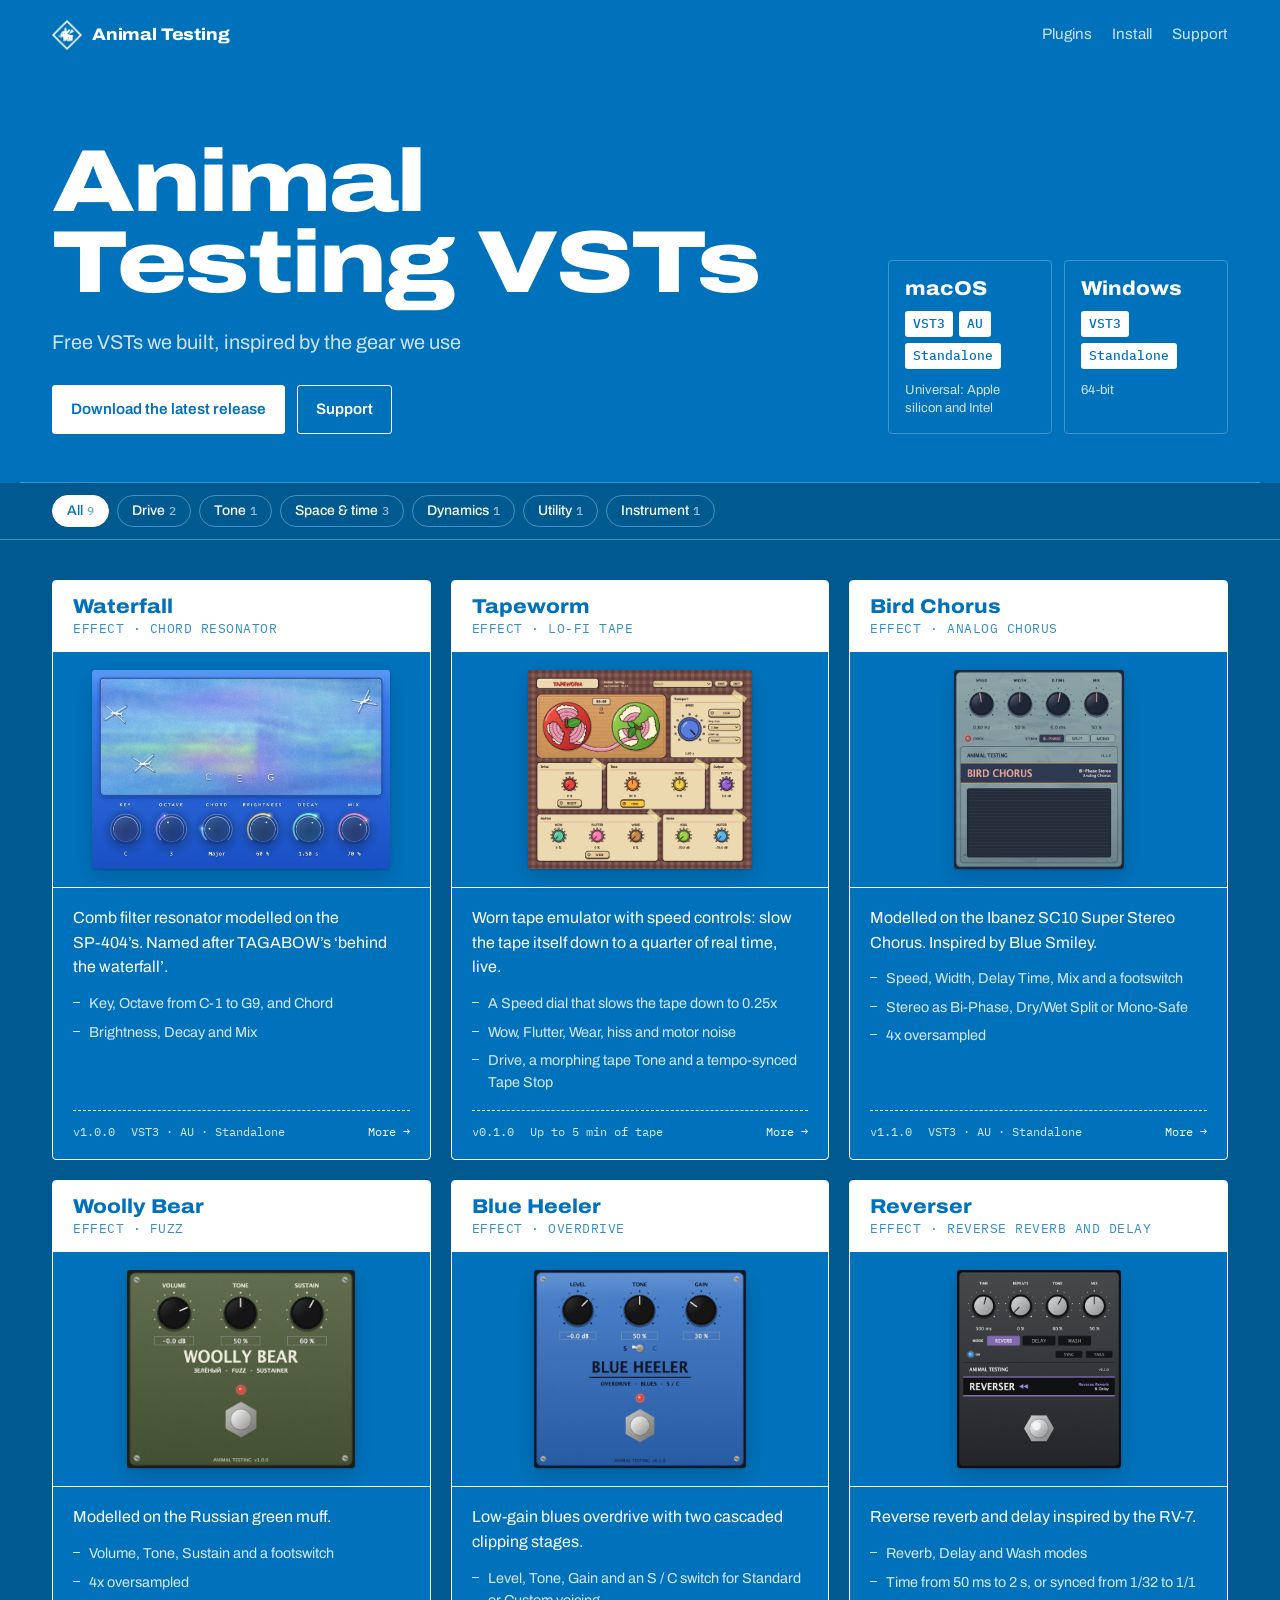
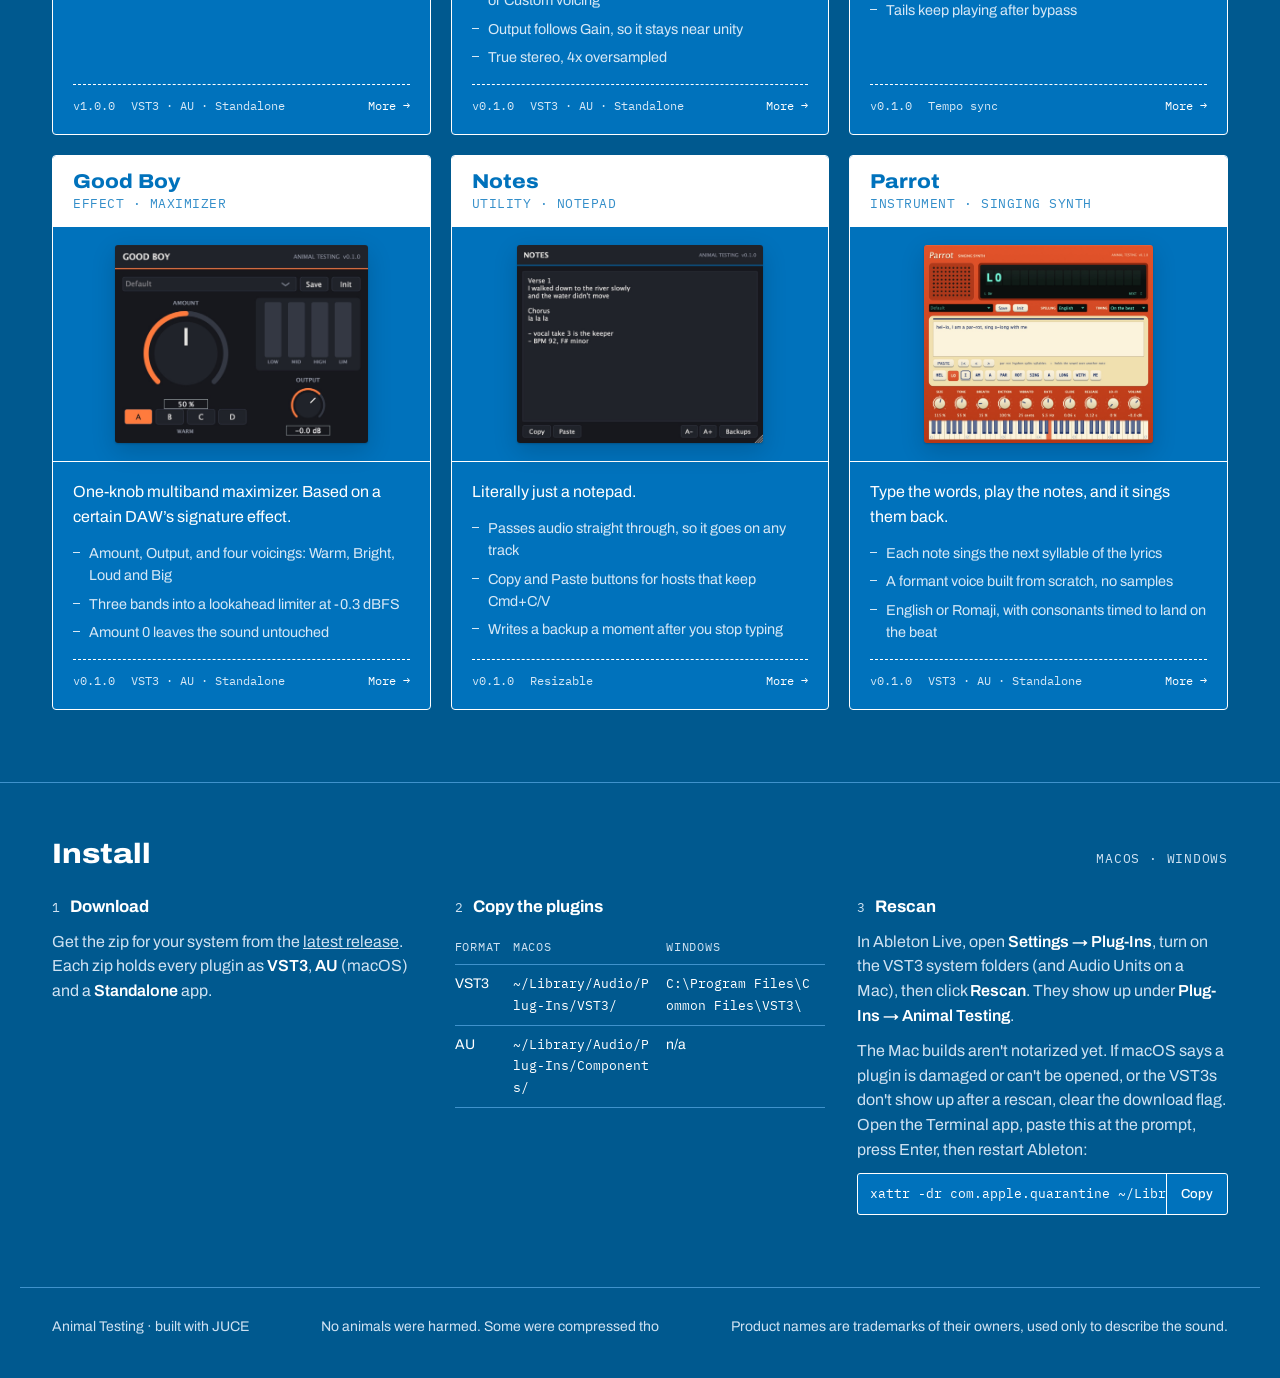
<file: site/index.html>
<!doctype html>
<html lang="en">
<head>
<meta charset="utf-8">
<meta name="viewport" content="width=device-width, initial-scale=1, viewport-fit=cover">
<title>Animal Testing Plugins</title>
<meta name="description" content="Free VSTs we built, inspired by the gear we use: fuzz pedals, tape, chorus, reverse, a maximizer, a waterfall and a notepad. VST3, AU and Standalone for macOS and Windows.">
<meta name="theme-color" content="#0072bc">
<link rel="preconnect" href="https://fonts.googleapis.com">
<link rel="preconnect" href="https://fonts.gstatic.com" crossorigin>
<link rel="stylesheet" href="https://fonts.googleapis.com/css2?family=Archivo:wdth,wght@62..125,400..900&family=IBM+Plex+Mono:wght@400;500&display=swap">
<link rel="icon" type="image/png" href="favicon.png">
<link rel="apple-touch-icon" href="apple-touch-icon.png">
<link rel="stylesheet" href="style.css">
</head>
<body>

<div class="wrap top">
  <a class="wordmark" href="./">
    <span class="mark" aria-hidden="true"></span>
    Animal Testing
  </a>
  <nav aria-label="Site">
    <a href="#plugins">Plugins</a>
    <a href="#install">Install</a>
    <a href="support/">Support</a>
  </nav>
</div>

<header class="wrap hero">
  <div>
    <h1>Animal Testing VSTs</h1>
    <p class="lede">Free VSTs we built, inspired by the gear we use</p>
    <div class="actions">
      <a class="btn primary" href="https://github.com/DoveCharles/AnimalTestingVST/releases/latest">Download the latest release</a>
      <a class="btn ghost" href="support/">Support</a>
    </div>
  </div>
  <div class="platforms" aria-label="Formats">
    <div class="platform">
      <h2>macOS</h2>
      <ul class="fmts"><li>VST3</li><li>AU</li><li>Standalone</li></ul>
      <p>Universal: Apple silicon and Intel</p>
    </div>
    <div class="platform">
      <h2>Windows</h2>
      <ul class="fmts"><li>VST3</li><li>Standalone</li></ul>
      <p>64-bit</p>
    </div>
  </div>
</header>

<div class="rail" id="plugins">
  <div class="wrap" role="toolbar" aria-label="Filter plugins">
    <button class="chip" type="button" id="f-all" data-filter="all" aria-pressed="true">All<span class="n">9</span></button>
    <button class="chip" type="button" id="f-drive" data-filter="drive" aria-pressed="false">Drive<span class="n">2</span></button>
    <button class="chip" type="button" id="f-tone" data-filter="tone" aria-pressed="false">Tone<span class="n">1</span></button>
    <button class="chip" type="button" id="f-space" data-filter="space" aria-pressed="false">Space &amp; time<span class="n">3</span></button>
    <button class="chip" type="button" id="f-dynamics" data-filter="dynamics" aria-pressed="false">Dynamics<span class="n">1</span></button>
    <button class="chip" type="button" id="f-utility" data-filter="utility" aria-pressed="false">Utility<span class="n">1</span></button>
    <button class="chip" type="button" id="f-instrument" data-filter="instrument" aria-pressed="false">Instrument<span class="n">1</span></button>
  </div>
</div>

<main class="wrap catalogue">
  <div class="grid" id="grid">

    <article class="specimen" data-group="space" id="waterfall">
      <header><h3><a href="waterfall/">Waterfall</a><small>Effect · Chord resonator</small></h3></header>
      <div class="shot"><img src="img/waterfall.jpg" alt="AT Waterfall editor with its river spectrogram" loading="lazy"></div>
      <div class="body">
        <p class="what">Comb filter resonator modelled on the SP‑404’s. Named after TAGABOW’s ‘behind the waterfall’.</p>
        <ul><li>Key, Octave from C-1 to G9, and Chord</li><li>Brightness, Decay and Mix</li></ul>
      </div>
      <footer><span>v1.0.0</span><span>VST3 · AU · Standalone</span><span class="more" aria-hidden="true">More →</span></footer>
    </article>

    <article class="specimen" data-group="tone" id="tapeworm">
      <header><h3><a href="tapeworm/">Tapeworm</a><small>Effect · Lo-fi tape</small></h3></header>
      <div class="shot"><img src="img/tapeworm.jpg" alt="AT Tapeworm tape deck" loading="lazy"></div>
      <div class="body">
        <p class="what">Worn tape emulator with speed controls: slow the tape itself down to a quarter of real time, live.</p>
        <ul><li>A Speed dial that slows the tape down to 0.25x</li><li>Wow, Flutter, Wear, hiss and motor noise</li><li>Drive, a morphing tape Tone and a tempo-synced Tape Stop</li></ul>
      </div>
      <footer><span>v0.1.0</span><span>Up to 5 min of tape</span><span class="more" aria-hidden="true">More →</span></footer>
    </article>

    <article class="specimen" data-group="space" id="bird-chorus">
      <header><h3><a href="bird-chorus/">Bird Chorus</a><small>Effect · Analog chorus</small></h3></header>
      <div class="shot"><img src="img/birdchorus.jpg" alt="AT Bird Chorus pedal" loading="lazy"></div>
      <div class="body">
        <p class="what">Modelled on the Ibanez SC10 Super Stereo Chorus. Inspired by Blue Smiley.</p>
        <ul><li>Speed, Width, Delay Time, Mix and a footswitch</li><li>Stereo as Bi-Phase, Dry/Wet Split or Mono-Safe</li><li>4x oversampled</li></ul>
      </div>
      <footer><span>v1.1.0</span><span>VST3 · AU · Standalone</span><span class="more" aria-hidden="true">More →</span></footer>
    </article>

    <article class="specimen" data-group="drive" id="woolly-bear">
      <header><h3><a href="woolly-bear/">Woolly Bear</a><small>Effect · Fuzz</small></h3></header>
      <div class="shot"><img src="img/woollybear.jpg" alt="AT Woolly Bear pedal" loading="lazy"></div>
      <div class="body">
        <p class="what">Modelled on the Russian green muff.</p>
        <ul><li>Volume, Tone, Sustain and a footswitch</li><li>4x oversampled</li></ul>
      </div>
      <footer><span>v1.0.0</span><span>VST3 · AU · Standalone</span><span class="more" aria-hidden="true">More →</span></footer>
    </article>

    <article class="specimen" data-group="drive" id="blue-heeler">
      <header><h3><a href="blue-heeler/">Blue Heeler</a><small>Effect · Overdrive</small></h3></header>
      <div class="shot"><img src="img/blueheeler.jpg" alt="AT Blue Heeler pedal" loading="lazy"></div>
      <div class="body">
        <p class="what">Low-gain blues overdrive with two cascaded clipping stages.</p>
        <ul><li>Level, Tone, Gain and an S / C switch for Standard or Custom voicing</li><li>Output follows Gain, so it stays near unity</li><li>True stereo, 4x oversampled</li></ul>
      </div>
      <footer><span>v0.1.0</span><span>VST3 · AU · Standalone</span><span class="more" aria-hidden="true">More →</span></footer>
    </article>

    <article class="specimen" data-group="space" id="reverser">
      <header><h3><a href="reverser/">Reverser</a><small>Effect · Reverse reverb and delay</small></h3></header>
      <div class="shot"><img src="img/reverser.jpg" alt="AT Reverser editor" loading="lazy"></div>
      <div class="body">
        <p class="what">Reverse reverb and delay inspired by the RV-7.</p>
        <ul><li>Reverb, Delay and Wash modes</li><li>Time from 50 ms to 2 s, or synced from 1/32 to 1/1</li><li>Tails keep playing after bypass</li></ul>
      </div>
      <footer><span>v0.1.0</span><span>Tempo sync</span><span class="more" aria-hidden="true">More →</span></footer>
    </article>

    <article class="specimen" data-group="dynamics" id="good-boy">
      <header><h3><a href="good-boy/">Good Boy</a><small>Effect · Maximizer</small></h3></header>
      <div class="shot"><img src="img/goodboy.jpg" alt="AT Good Boy editor" loading="lazy"></div>
      <div class="body">
        <p class="what">One-knob multiband maximizer. Based on a certain DAW’s signature effect.</p>
        <ul><li>Amount, Output, and four voicings: Warm, Bright, Loud and Big</li><li>Three bands into a lookahead limiter at -0.3 dBFS</li><li>Amount 0 leaves the sound untouched</li></ul>
      </div>
      <footer><span>v0.1.0</span><span>VST3 · AU · Standalone</span><span class="more" aria-hidden="true">More →</span></footer>
    </article>

    <article class="specimen" data-group="utility" id="notes">
      <header><h3><a href="notes/">Notes</a><small>Utility · Notepad</small></h3></header>
      <div class="shot"><img src="img/notes.jpg" alt="AT Notes editor with text" loading="lazy"></div>
      <div class="body">
        <p class="what">Literally just a notepad.</p>
        <ul><li>Passes audio straight through, so it goes on any track</li><li>Copy and Paste buttons for hosts that keep Cmd+C/V</li><li>Writes a backup a moment after you stop typing</li></ul>
      </div>
      <footer><span>v0.1.0</span><span>Resizable</span><span class="more" aria-hidden="true">More →</span></footer>
    </article>


    <article class="specimen" data-group="instrument" id="parrot">
      <header><h3><a href="parrot/">Parrot</a><small>Instrument · Singing synth</small></h3></header>
      <div class="shot"><img src="img/parrot.jpg" alt="AT Parrot editor with lyrics and syllables" loading="lazy"></div>
      <div class="body">
        <p class="what">Type the words, play the notes, and it sings them back.</p>
        <ul><li>Each note sings the next syllable of the lyrics</li><li>A formant voice built from scratch, no samples</li><li>English or Romaji, with consonants timed to land on the beat</li></ul>
      </div>
      <footer><span>v0.1.0</span><span>VST3 · AU · Standalone</span><span class="more" aria-hidden="true">More →</span></footer>
    </article>
  </div>
  <p class="empty" id="empty" hidden>Nothing in this group.</p>
</main>

<section class="install" id="install" aria-labelledby="install-title">
  <div class="wrap">
    <div class="section-head">
      <h2 id="install-title">Install</h2>
      <span class="label">macOS · Windows</span>
    </div>
    <div class="steps">
      <div class="step">
        <h3><span class="mono">1</span>Download</h3>
        <p>Get the zip for your system from the <a href="https://github.com/DoveCharles/AnimalTestingVST/releases/latest">latest release</a>. Each zip holds every plugin as <strong>VST3</strong>, <strong>AU</strong> (macOS) and a <strong>Standalone</strong> app.</p>
      </div>
      <div class="step">
        <h3><span class="mono">2</span>Copy the plugins</h3>
        <div class="table-scroll">
          <table>
            <thead><tr><th>Format</th><th>macOS</th><th>Windows</th></tr></thead>
            <tbody>
              <tr><td>VST3</td><td><code>~/Library/Audio/Plug-Ins/VST3/</code></td><td><code>C:\Program Files\Common Files\VST3\</code></td></tr>
              <tr><td>AU</td><td><code>~/Library/Audio/Plug-Ins/Components/</code></td><td>n/a</td></tr>
            </tbody>
          </table>
        </div>
      </div>
      <div class="step">
        <h3><span class="mono">3</span>Rescan</h3>
        <p>In Ableton Live, open <strong>Settings → Plug-Ins</strong>, turn on the VST3 system folders (and Audio Units on a Mac), then click <strong>Rescan</strong>. They show up under <strong>Plug-Ins → Animal Testing</strong>.</p>
        <p>The Mac builds aren't notarized yet. If macOS says a plugin is damaged or can't be opened, or the VST3s don't show up after a rescan, clear the download flag. Open the Terminal app, paste this at the prompt, press Enter, then restart Ableton:</p>
        <div class="cmd"><code id="xattr">xattr -dr com.apple.quarantine ~/Library/Audio/Plug-Ins</code><button type="button" id="copy-xattr">Copy</button></div>
      </div>
    </div>
  </div>
</section>

<footer class="wrap page-foot">
  <span>Animal Testing · built with JUCE</span>
  <span>No animals were harmed. Some were compressed tho</span>
  <span>Product names are trademarks of their owners, used only to describe the sound.</span>
</footer>

<script>
(function () {
  var chips = Array.prototype.slice.call(document.querySelectorAll('.chip'));
  var cards = Array.prototype.slice.call(document.querySelectorAll('.specimen'));
  var empty = document.getElementById('empty');

  function apply(filter) {
    var shown = 0;
    chips.forEach(function (c) { c.setAttribute('aria-pressed', String(c.dataset.filter === filter)); });
    cards.forEach(function (card) {
      var on = filter === 'all' || card.dataset.group === filter;
      card.hidden = !on;
      if (on) shown++;
    });
    empty.hidden = shown > 0;
  }

  chips.forEach(function (c) { c.addEventListener('click', function () { apply(c.dataset.filter); }); });

  var copy = document.getElementById('copy-xattr');
  copy.addEventListener('click', function () {
    var text = document.getElementById('xattr').textContent;
    function selectIt() {
      var range = document.createRange();
      range.selectNodeContents(document.getElementById('xattr'));
      var sel = window.getSelection(); sel.removeAllRanges(); sel.addRange(range);
      copy.textContent = 'Selected';
    }
    try {
      navigator.clipboard.writeText(text).then(function () { copy.textContent = 'Copied'; }, selectIt);
    } catch (e) { selectIt(); }
    setTimeout(function () { copy.textContent = 'Copy'; }, 1800);
  });
})();
</script>
</body>
</html>
</file>
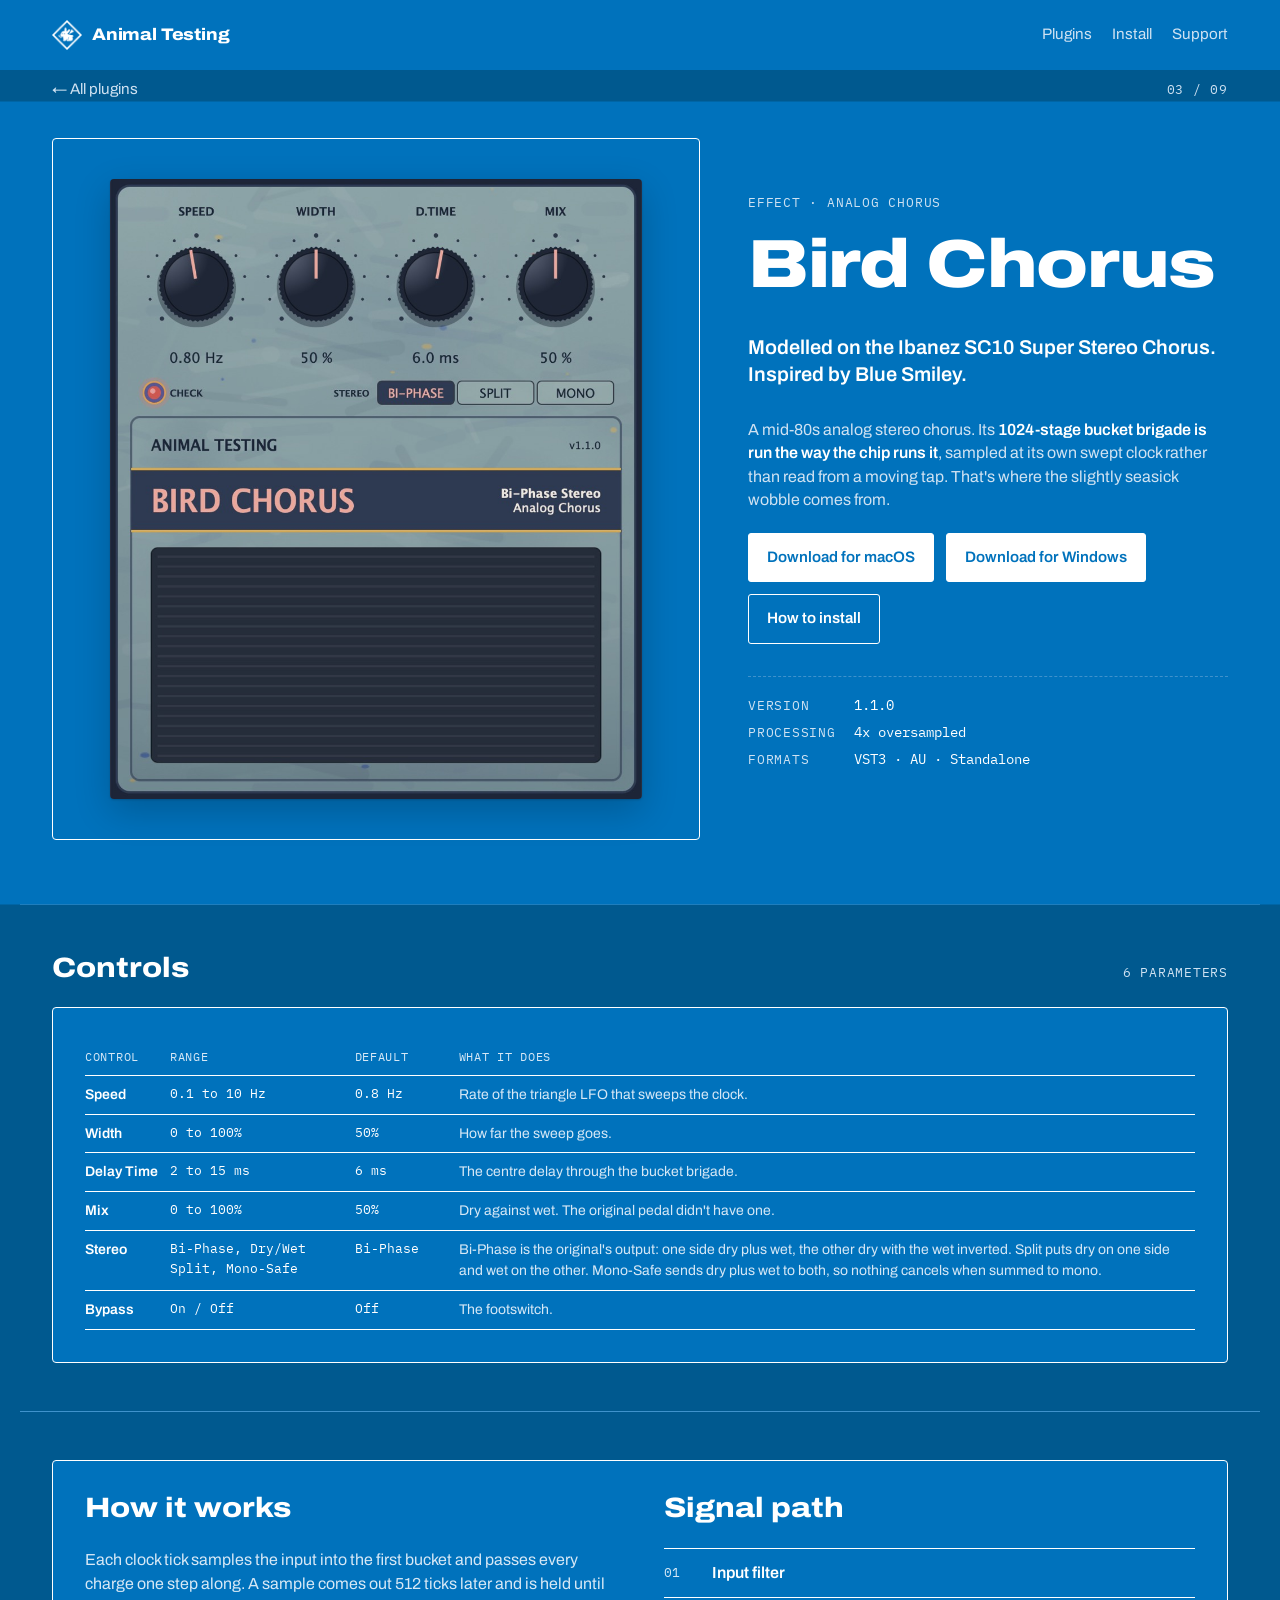
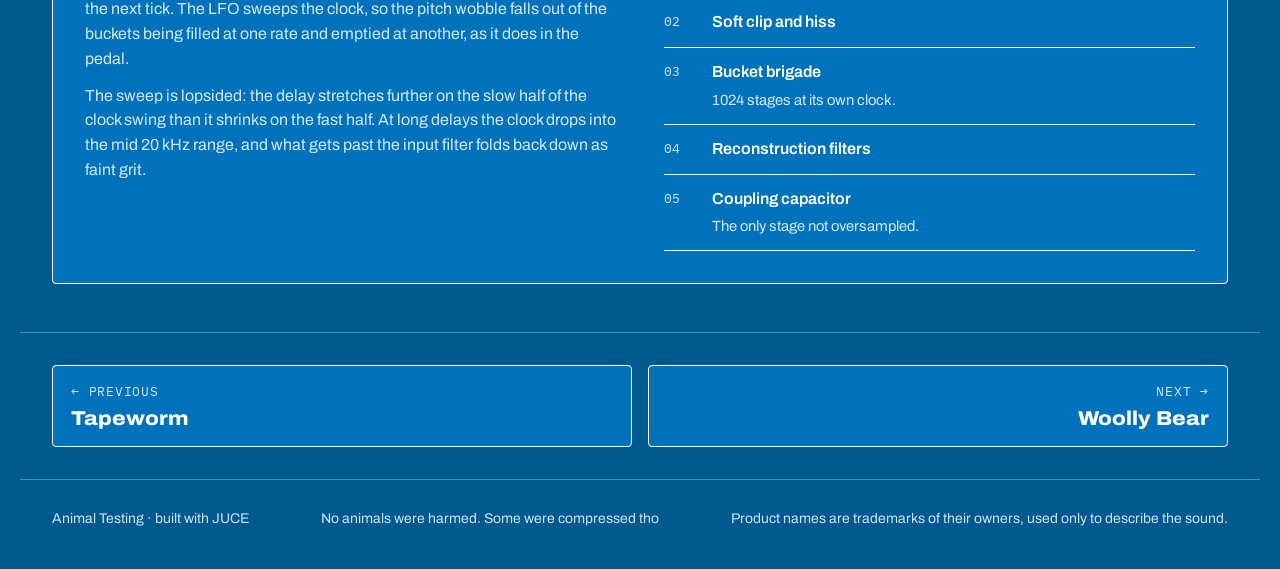
<file: site/bird-chorus/index.html>
<!doctype html>
<html lang="en">
<head>
<meta charset="utf-8">
<meta name="viewport" content="width=device-width, initial-scale=1, viewport-fit=cover">
<title>Bird Chorus · Animal Testing</title>
<meta name="description" content="AT Bird Chorus: Modelled on the Ibanez SC10 Super Stereo Chorus. Inspired by Blue Smiley. VST3 · AU · Standalone for macOS and Windows.">
<meta name="theme-color" content="#0072bc">
<link rel="preconnect" href="https://fonts.googleapis.com">
<link rel="preconnect" href="https://fonts.gstatic.com" crossorigin>
<link rel="stylesheet" href="https://fonts.googleapis.com/css2?family=Archivo:wdth,wght@62..125,400..900&family=IBM+Plex+Mono:wght@400;500&display=swap">
<link rel="icon" type="image/png" href="../favicon.png">
<link rel="apple-touch-icon" href="../apple-touch-icon.png">
<link rel="stylesheet" href="../style.css">
</head>
<body>

<div class="wrap top">
  <a class="wordmark" href="../">
    <span class="mark" aria-hidden="true"></span>
    Animal Testing
  </a>
  <nav aria-label="Site">
    <a href="../#plugins">Plugins</a>
    <a href="../#install">Install</a>
    <a href="../support/">Support</a>
  </nav>
</div>

<div class="wrap crumbs">
  <a href="../#plugins">← All plugins</a>
  <span class="label">03 / 09</span>
</div>

<main>
<header class="wrap plug-hero">
  <div class="plug-shot"><img src="../img/birdchorus.jpg" alt="AT Bird Chorus pedal"></div>
  <div class="plug-intro">
    <span class="label">Effect · Analog chorus</span>
    <div class="title-row"><h1>Bird Chorus</h1></div>
    <p class="desc">Modelled on the Ibanez SC10 Super Stereo Chorus. Inspired by Blue Smiley.</p>
    <p class="lede">A mid-80s analog stereo chorus. Its <strong>1024-stage bucket brigade is run the way the chip runs it</strong>, sampled at its own swept clock rather than read from a moving tap. That's where the slightly seasick wobble comes from.</p>
    <div class="actions">
      <a class="btn primary" href="https://github.com/DoveCharles/AnimalTestingVST/releases/latest/download/AnimalTesting-BirdChorus-macOS.zip">Download for macOS</a>
      <a class="btn primary" href="https://github.com/DoveCharles/AnimalTestingVST/releases/latest/download/AnimalTesting-BirdChorus-Windows.zip">Download for Windows</a>
      <a class="btn ghost" href="../#install">How to install</a>
    </div>
    <dl class="ledger" aria-label="At a glance">
      <dt>Version</dt><dd>1.1.0</dd>
      <dt>Processing</dt><dd>4x oversampled</dd>
      <dt>Formats</dt><dd>VST3 · AU · Standalone</dd>
    </dl>
  </div>
</header>

<section class="wrap plug-section" aria-labelledby="controls-title">
  <div class="section-head">
    <h2 id="controls-title">Controls</h2>
    <span class="label">6 parameters</span>
  </div>
  <div class="table-scroll plug-panel">
    <table class="controls">
      <thead><tr><th>Control</th><th>Range</th><th>Default</th><th>What it does</th></tr></thead>
      <tbody>
        <tr><td>Speed</td><td class="val">0.1 to 10 Hz</td><td class="val">0.8 Hz</td><td>Rate of the triangle LFO that sweeps the clock.</td></tr>
        <tr><td>Width</td><td class="val">0 to 100%</td><td class="val">50%</td><td>How far the sweep goes.</td></tr>
        <tr><td>Delay Time</td><td class="val">2 to 15 ms</td><td class="val">6 ms</td><td>The centre delay through the bucket brigade.</td></tr>
        <tr><td>Mix</td><td class="val">0 to 100%</td><td class="val">50%</td><td>Dry against wet. The original pedal didn't have one.</td></tr>
        <tr><td>Stereo</td><td class="val">Bi-Phase, Dry/Wet Split, Mono-Safe</td><td class="val">Bi-Phase</td><td>Bi-Phase is the original's output: one side dry plus wet, the other dry with the wet inverted. Split puts dry on one side and wet on the other. Mono-Safe sends dry plus wet to both, so nothing cancels when summed to mono.</td></tr>
        <tr><td>Bypass</td><td class="val">On / Off</td><td class="val">Off</td><td>The footswitch.</td></tr>
      </tbody>
    </table>
  </div>
</section>

<section class="wrap plug-section" aria-labelledby="how-title">
  <div class="inside plug-panel">
    <div>
      <div class="section-head"><h2 id="how-title">How it works</h2></div>
      <p>Each clock tick samples the input into the first bucket and passes every charge one step along. A sample comes out 512 ticks later and is held until the next tick. The LFO sweeps the clock, so the pitch wobble falls out of the buckets being filled at one rate and emptied at another, as it does in the pedal.</p>
      <p>The sweep is lopsided: the delay stretches further on the slow half of the clock swing than it shrinks on the fast half. At long delays the clock drops into the mid 20 kHz range, and what gets past the input filter folds back down as faint grit.</p>
    </div>
    <div>
      <div class="section-head"><h2>Signal path</h2></div>
      <ol class="chain">
        <li><b>Input filter</b></li>
        <li><b>Soft clip and hiss</b></li>
        <li><b>Bucket brigade</b><span>1024 stages at its own clock.</span></li>
        <li><b>Reconstruction filters</b></li>
        <li><b>Coupling capacitor</b><span>The only stage not oversampled.</span></li>
      </ol>
    </div>
  </div>
</section>
</main>

<nav class="wrap pager" aria-label="More plugins">
  <a class="prev" href="../tapeworm/"><span class="label">← Previous</span><strong>Tapeworm</strong></a>
  <a class="next" href="../woolly-bear/"><span class="label">Next →</span><strong>Woolly Bear</strong></a>
</nav>

<footer class="wrap page-foot">
  <span>Animal Testing · built with JUCE</span>
  <span>No animals were harmed. Some were compressed tho</span>
  <span>Product names are trademarks of their owners, used only to describe the sound.</span>
</footer>
</body>
</html>
</file>
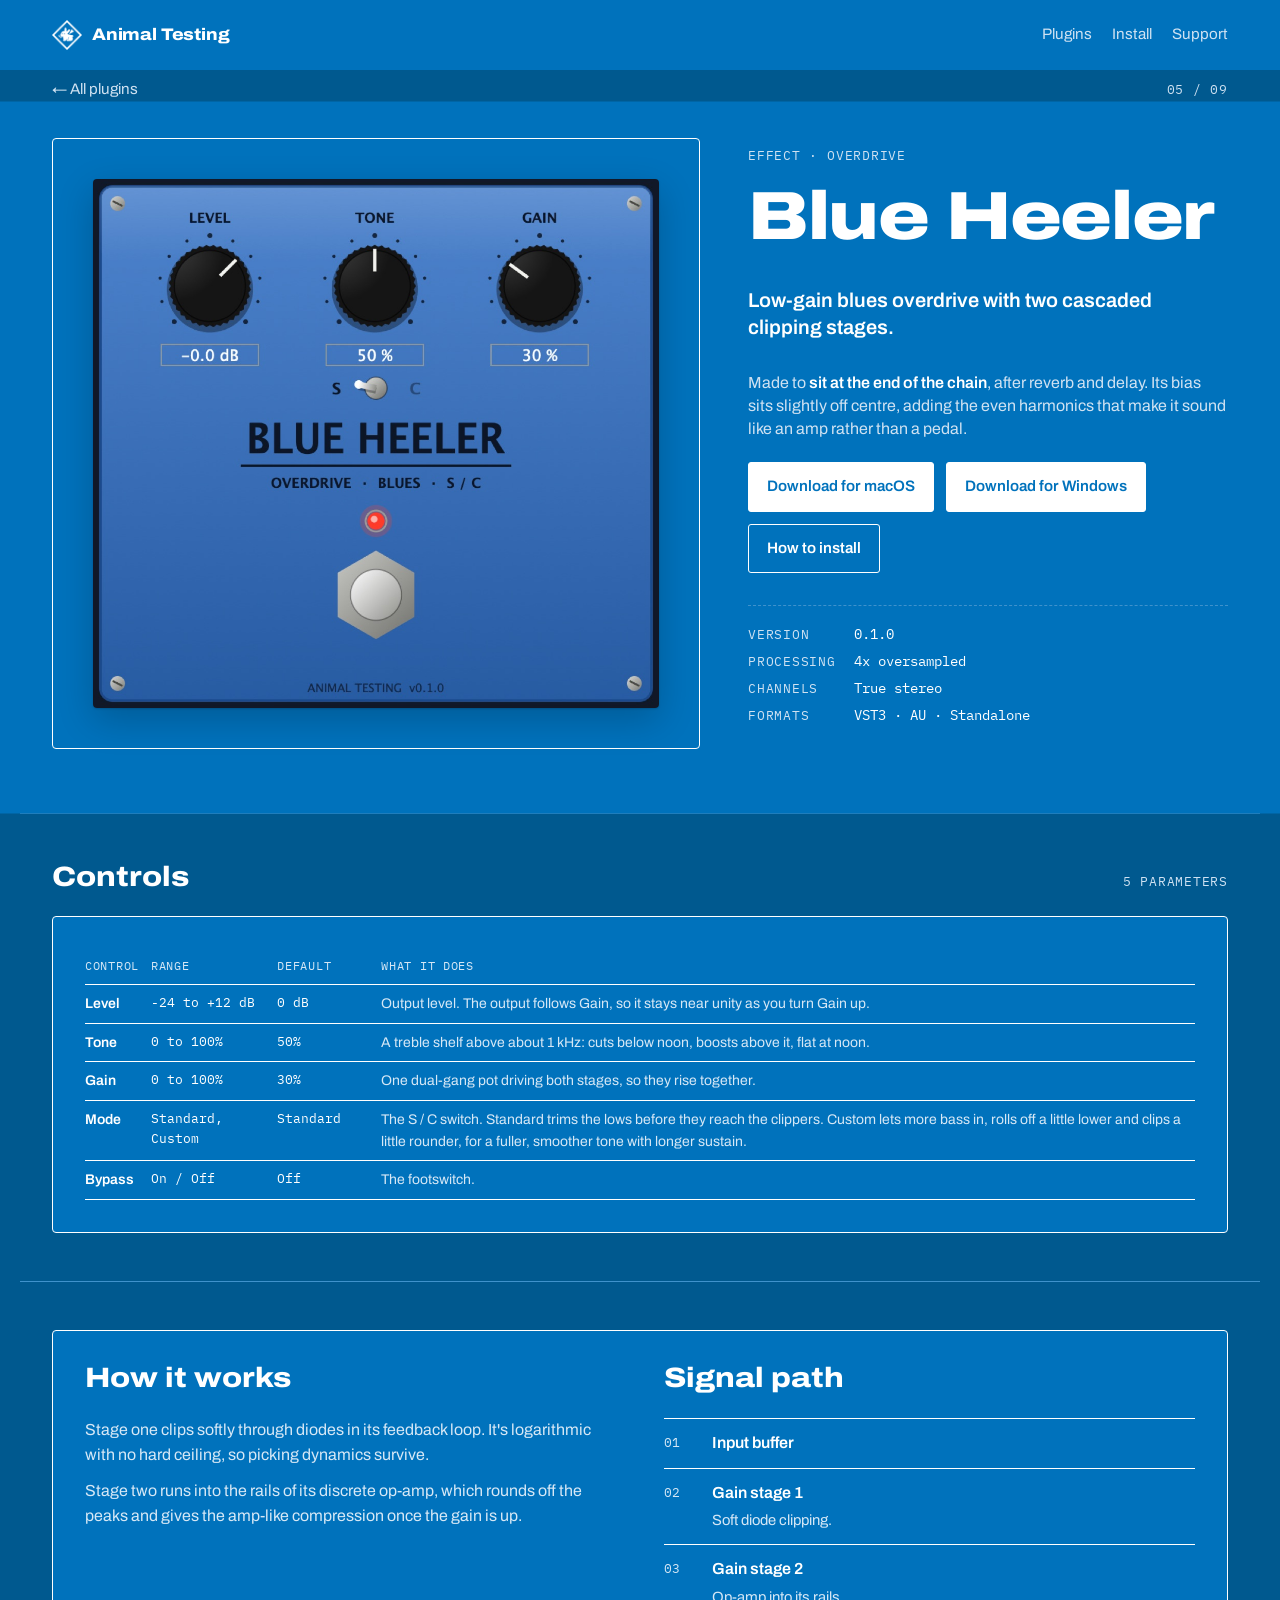
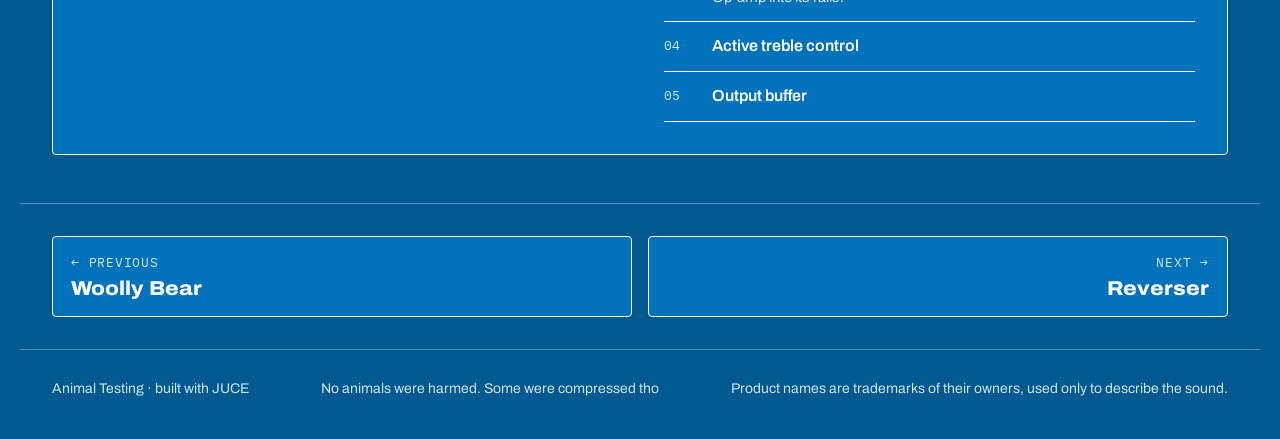
<file: site/blue-heeler/index.html>
<!doctype html>
<html lang="en">
<head>
<meta charset="utf-8">
<meta name="viewport" content="width=device-width, initial-scale=1, viewport-fit=cover">
<title>Blue Heeler · Animal Testing</title>
<meta name="description" content="AT Blue Heeler: Low-gain blues overdrive with two cascaded clipping stages. VST3 · AU · Standalone for macOS and Windows.">
<meta name="theme-color" content="#0072bc">
<link rel="preconnect" href="https://fonts.googleapis.com">
<link rel="preconnect" href="https://fonts.gstatic.com" crossorigin>
<link rel="stylesheet" href="https://fonts.googleapis.com/css2?family=Archivo:wdth,wght@62..125,400..900&family=IBM+Plex+Mono:wght@400;500&display=swap">
<link rel="icon" type="image/png" href="../favicon.png">
<link rel="apple-touch-icon" href="../apple-touch-icon.png">
<link rel="stylesheet" href="../style.css">
</head>
<body>

<div class="wrap top">
  <a class="wordmark" href="../">
    <span class="mark" aria-hidden="true"></span>
    Animal Testing
  </a>
  <nav aria-label="Site">
    <a href="../#plugins">Plugins</a>
    <a href="../#install">Install</a>
    <a href="../support/">Support</a>
  </nav>
</div>

<div class="wrap crumbs">
  <a href="../#plugins">← All plugins</a>
  <span class="label">05 / 09</span>
</div>

<main>
<header class="wrap plug-hero">
  <div class="plug-shot"><img src="../img/blueheeler.jpg" alt="AT Blue Heeler pedal"></div>
  <div class="plug-intro">
    <span class="label">Effect · Overdrive</span>
    <div class="title-row"><h1>Blue Heeler</h1></div>
    <p class="desc">Low-gain blues overdrive with two cascaded clipping stages.</p>
    <p class="lede">Made to <strong>sit at the end of the chain</strong>, after reverb and delay. Its bias sits slightly off centre, adding the even harmonics that make it sound like an amp rather than a pedal.</p>
    <div class="actions">
      <a class="btn primary" href="https://github.com/DoveCharles/AnimalTestingVST/releases/latest/download/AnimalTesting-BlueHeeler-macOS.zip">Download for macOS</a>
      <a class="btn primary" href="https://github.com/DoveCharles/AnimalTestingVST/releases/latest/download/AnimalTesting-BlueHeeler-Windows.zip">Download for Windows</a>
      <a class="btn ghost" href="../#install">How to install</a>
    </div>
    <dl class="ledger" aria-label="At a glance">
      <dt>Version</dt><dd>0.1.0</dd>
      <dt>Processing</dt><dd>4x oversampled</dd>
      <dt>Channels</dt><dd>True stereo</dd>
      <dt>Formats</dt><dd>VST3 · AU · Standalone</dd>
    </dl>
  </div>
</header>

<section class="wrap plug-section" aria-labelledby="controls-title">
  <div class="section-head">
    <h2 id="controls-title">Controls</h2>
    <span class="label">5 parameters</span>
  </div>
  <div class="table-scroll plug-panel">
    <table class="controls">
      <thead><tr><th>Control</th><th>Range</th><th>Default</th><th>What it does</th></tr></thead>
      <tbody>
        <tr><td>Level</td><td class="val">-24 to +12 dB</td><td class="val">0 dB</td><td>Output level. The output follows Gain, so it stays near unity as you turn Gain up.</td></tr>
        <tr><td>Tone</td><td class="val">0 to 100%</td><td class="val">50%</td><td>A treble shelf above about 1 kHz: cuts below noon, boosts above it, flat at noon.</td></tr>
        <tr><td>Gain</td><td class="val">0 to 100%</td><td class="val">30%</td><td>One dual-gang pot driving both stages, so they rise together.</td></tr>
        <tr><td>Mode</td><td class="val">Standard, Custom</td><td class="val">Standard</td><td>The S / C switch. Standard trims the lows before they reach the clippers. Custom lets more bass in, rolls off a little lower and clips a little rounder, for a fuller, smoother tone with longer sustain.</td></tr>
        <tr><td>Bypass</td><td class="val">On / Off</td><td class="val">Off</td><td>The footswitch.</td></tr>
      </tbody>
    </table>
  </div>
</section>

<section class="wrap plug-section" aria-labelledby="how-title">
  <div class="inside plug-panel">
    <div>
      <div class="section-head"><h2 id="how-title">How it works</h2></div>
      <p>Stage one clips softly through diodes in its feedback loop. It's logarithmic with no hard ceiling, so picking dynamics survive.</p>
      <p>Stage two runs into the rails of its discrete op-amp, which rounds off the peaks and gives the amp-like compression once the gain is up.</p>
    </div>
    <div>
      <div class="section-head"><h2>Signal path</h2></div>
      <ol class="chain">
        <li><b>Input buffer</b></li>
        <li><b>Gain stage 1</b><span>Soft diode clipping.</span></li>
        <li><b>Gain stage 2</b><span>Op-amp into its rails.</span></li>
        <li><b>Active treble control</b></li>
        <li><b>Output buffer</b></li>
      </ol>
    </div>
  </div>
</section>
</main>

<nav class="wrap pager" aria-label="More plugins">
  <a class="prev" href="../woolly-bear/"><span class="label">← Previous</span><strong>Woolly Bear</strong></a>
  <a class="next" href="../reverser/"><span class="label">Next →</span><strong>Reverser</strong></a>
</nav>

<footer class="wrap page-foot">
  <span>Animal Testing · built with JUCE</span>
  <span>No animals were harmed. Some were compressed tho</span>
  <span>Product names are trademarks of their owners, used only to describe the sound.</span>
</footer>
</body>
</html>
</file>
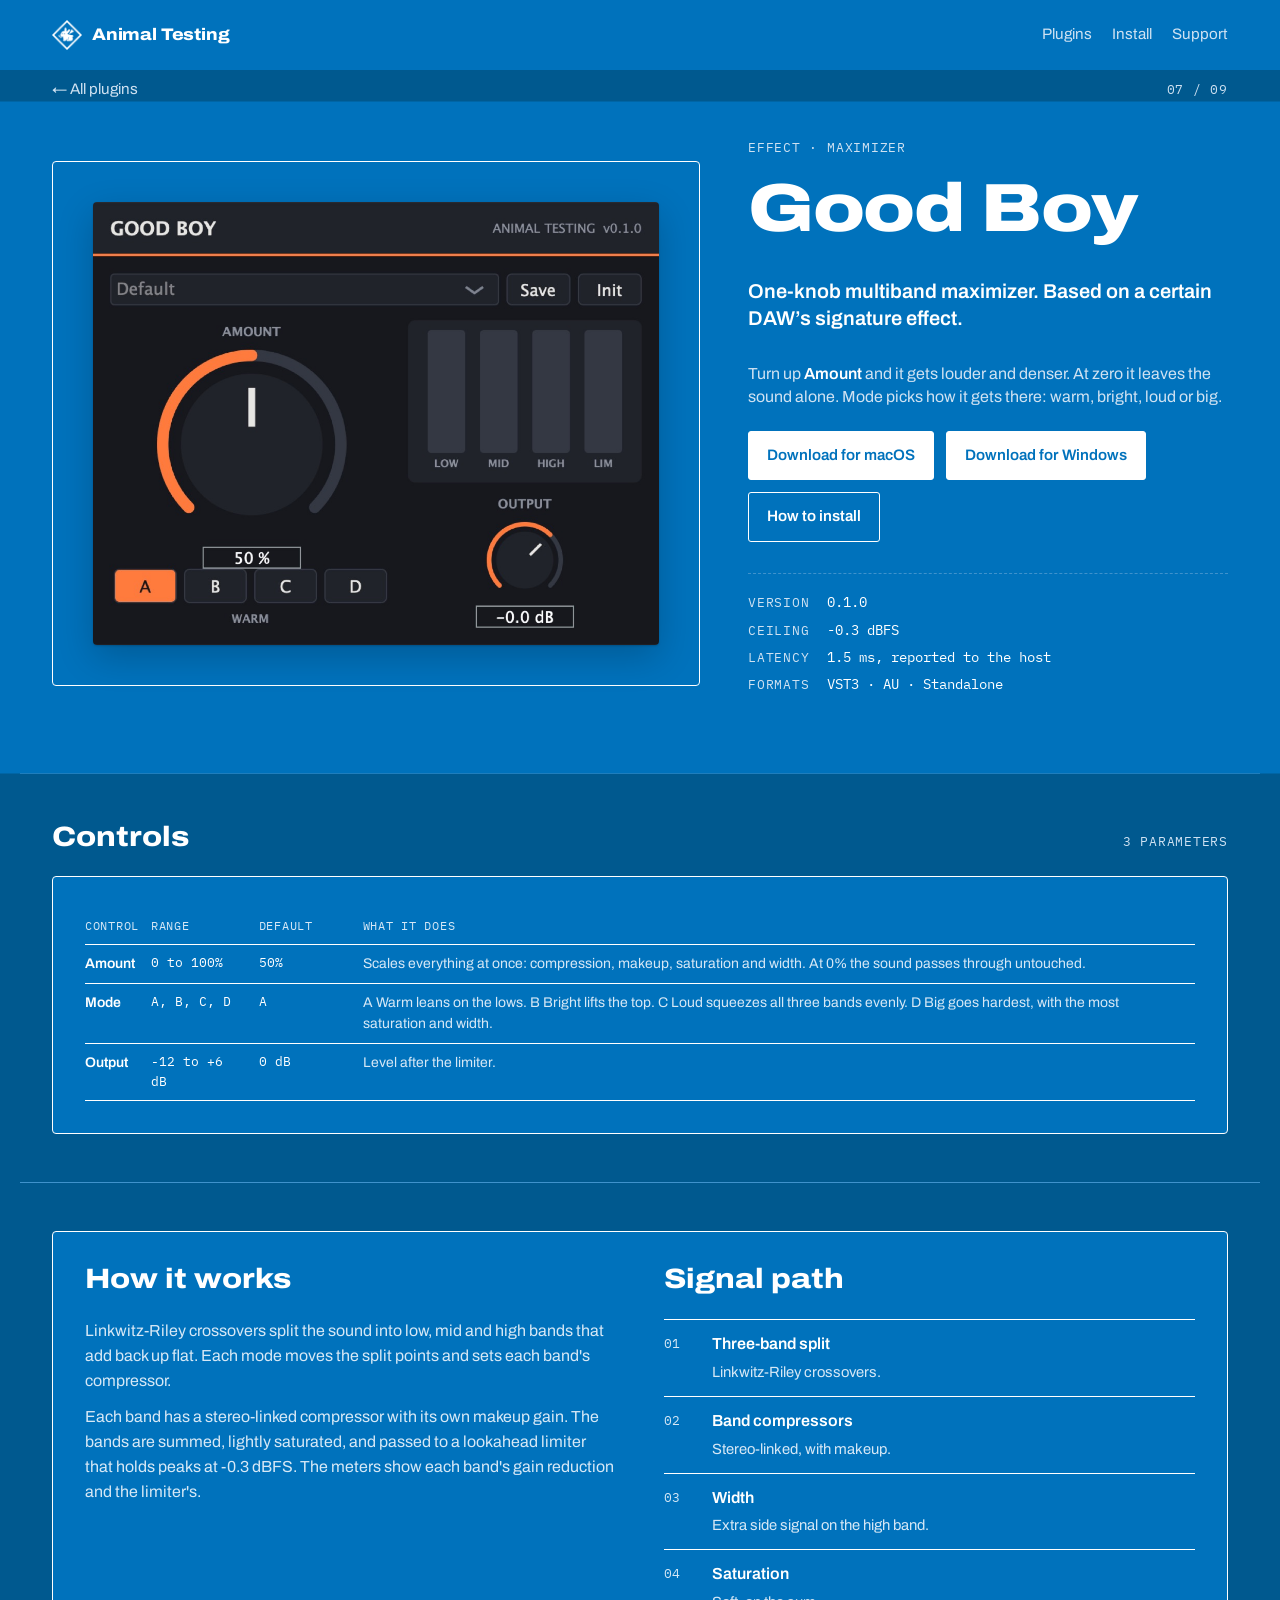
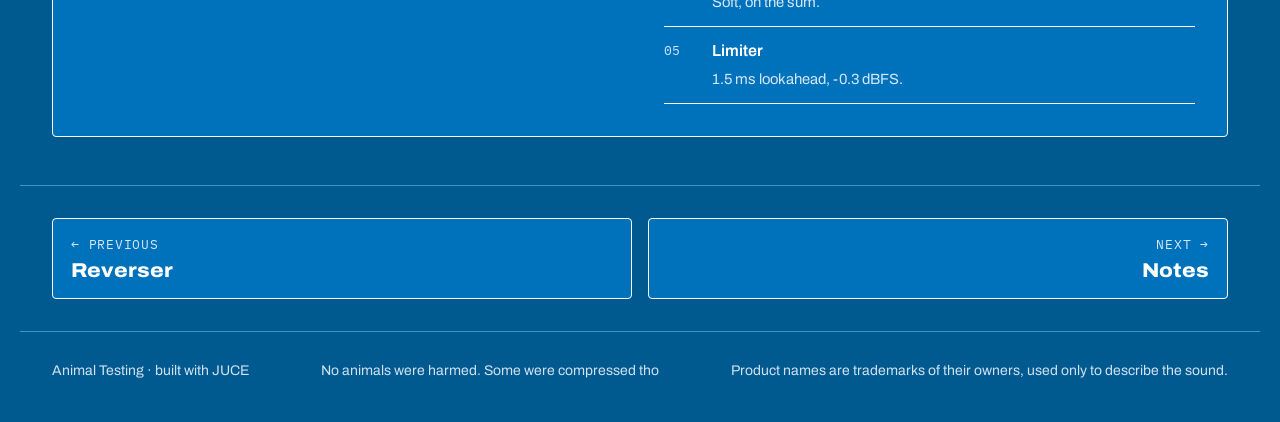
<file: site/good-boy/index.html>
<!doctype html>
<html lang="en">
<head>
<meta charset="utf-8">
<meta name="viewport" content="width=device-width, initial-scale=1, viewport-fit=cover">
<title>Good Boy · Animal Testing</title>
<meta name="description" content="AT Good Boy: One-knob multiband maximizer. Based on a certain DAW’s signature effect. VST3 · AU · Standalone for macOS and Windows.">
<meta name="theme-color" content="#0072bc">
<link rel="preconnect" href="https://fonts.googleapis.com">
<link rel="preconnect" href="https://fonts.gstatic.com" crossorigin>
<link rel="stylesheet" href="https://fonts.googleapis.com/css2?family=Archivo:wdth,wght@62..125,400..900&family=IBM+Plex+Mono:wght@400;500&display=swap">
<link rel="icon" type="image/png" href="../favicon.png">
<link rel="apple-touch-icon" href="../apple-touch-icon.png">
<link rel="stylesheet" href="../style.css">
</head>
<body>

<div class="wrap top">
  <a class="wordmark" href="../">
    <span class="mark" aria-hidden="true"></span>
    Animal Testing
  </a>
  <nav aria-label="Site">
    <a href="../#plugins">Plugins</a>
    <a href="../#install">Install</a>
    <a href="../support/">Support</a>
  </nav>
</div>

<div class="wrap crumbs">
  <a href="../#plugins">← All plugins</a>
  <span class="label">07 / 09</span>
</div>

<main>
<header class="wrap plug-hero">
  <div class="plug-shot"><img src="../img/goodboy.jpg" alt="AT Good Boy editor"></div>
  <div class="plug-intro">
    <span class="label">Effect · Maximizer</span>
    <div class="title-row"><h1>Good Boy</h1></div>
    <p class="desc">One-knob multiband maximizer. Based on a certain DAW’s signature effect.</p>
    <p class="lede">Turn up <strong>Amount</strong> and it gets louder and denser. At zero it leaves the sound alone. Mode picks how it gets there: warm, bright, loud or big.</p>
    <div class="actions">
      <a class="btn primary" href="https://github.com/DoveCharles/AnimalTestingVST/releases/latest/download/AnimalTesting-GoodBoy-macOS.zip">Download for macOS</a>
      <a class="btn primary" href="https://github.com/DoveCharles/AnimalTestingVST/releases/latest/download/AnimalTesting-GoodBoy-Windows.zip">Download for Windows</a>
      <a class="btn ghost" href="../#install">How to install</a>
    </div>
    <dl class="ledger" aria-label="At a glance">
      <dt>Version</dt><dd>0.1.0</dd>
      <dt>Ceiling</dt><dd>-0.3 dBFS</dd>
      <dt>Latency</dt><dd>1.5 ms, reported to the host</dd>
      <dt>Formats</dt><dd>VST3 · AU · Standalone</dd>
    </dl>
  </div>
</header>

<section class="wrap plug-section" aria-labelledby="controls-title">
  <div class="section-head">
    <h2 id="controls-title">Controls</h2>
    <span class="label">3 parameters</span>
  </div>
  <div class="table-scroll plug-panel">
    <table class="controls">
      <thead><tr><th>Control</th><th>Range</th><th>Default</th><th>What it does</th></tr></thead>
      <tbody>
        <tr><td>Amount</td><td class="val">0 to 100%</td><td class="val">50%</td><td>Scales everything at once: compression, makeup, saturation and width. At 0% the sound passes through untouched.</td></tr>
        <tr><td>Mode</td><td class="val">A, B, C, D</td><td class="val">A</td><td>A Warm leans on the lows. B Bright lifts the top. C Loud squeezes all three bands evenly. D Big goes hardest, with the most saturation and width.</td></tr>
        <tr><td>Output</td><td class="val">-12 to +6 dB</td><td class="val">0 dB</td><td>Level after the limiter.</td></tr>
      </tbody>
    </table>
  </div>
</section>

<section class="wrap plug-section" aria-labelledby="how-title">
  <div class="inside plug-panel">
    <div>
      <div class="section-head"><h2 id="how-title">How it works</h2></div>
      <p>Linkwitz-Riley crossovers split the sound into low, mid and high bands that add back up flat. Each mode moves the split points and sets each band's compressor.</p>
      <p>Each band has a stereo-linked compressor with its own makeup gain. The bands are summed, lightly saturated, and passed to a lookahead limiter that holds peaks at -0.3 dBFS. The meters show each band's gain reduction and the limiter's.</p>
    </div>
    <div>
      <div class="section-head"><h2>Signal path</h2></div>
      <ol class="chain">
        <li><b>Three-band split</b><span>Linkwitz-Riley crossovers.</span></li>
        <li><b>Band compressors</b><span>Stereo-linked, with makeup.</span></li>
        <li><b>Width</b><span>Extra side signal on the high band.</span></li>
        <li><b>Saturation</b><span>Soft, on the sum.</span></li>
        <li><b>Limiter</b><span>1.5 ms lookahead, -0.3 dBFS.</span></li>
      </ol>
    </div>
  </div>
</section>
</main>

<nav class="wrap pager" aria-label="More plugins">
  <a class="prev" href="../reverser/"><span class="label">← Previous</span><strong>Reverser</strong></a>
  <a class="next" href="../notes/"><span class="label">Next →</span><strong>Notes</strong></a>
</nav>

<footer class="wrap page-foot">
  <span>Animal Testing · built with JUCE</span>
  <span>No animals were harmed. Some were compressed tho</span>
  <span>Product names are trademarks of their owners, used only to describe the sound.</span>
</footer>
</body>
</html>
</file>
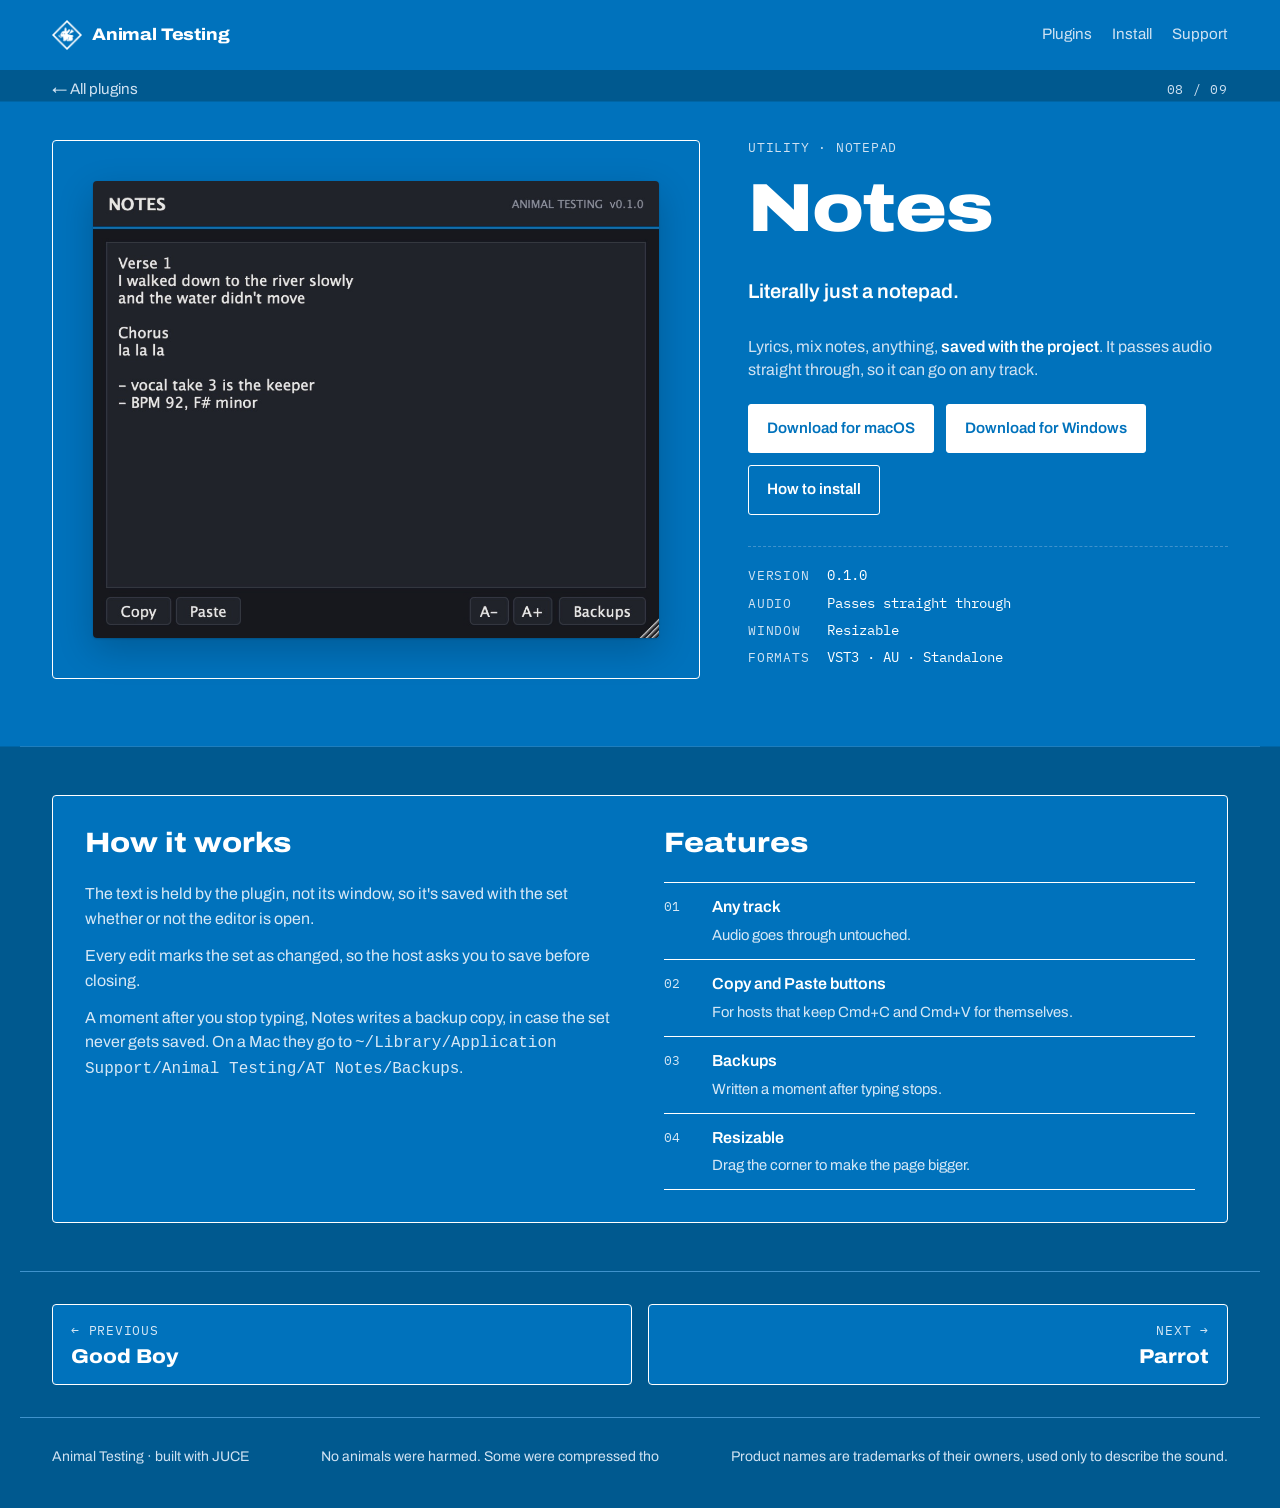
<file: site/notes/index.html>
<!doctype html>
<html lang="en">
<head>
<meta charset="utf-8">
<meta name="viewport" content="width=device-width, initial-scale=1, viewport-fit=cover">
<title>Notes · Animal Testing</title>
<meta name="description" content="AT Notes: Literally just a notepad. VST3 · AU · Standalone for macOS and Windows.">
<meta name="theme-color" content="#0072bc">
<link rel="preconnect" href="https://fonts.googleapis.com">
<link rel="preconnect" href="https://fonts.gstatic.com" crossorigin>
<link rel="stylesheet" href="https://fonts.googleapis.com/css2?family=Archivo:wdth,wght@62..125,400..900&family=IBM+Plex+Mono:wght@400;500&display=swap">
<link rel="icon" type="image/png" href="../favicon.png">
<link rel="apple-touch-icon" href="../apple-touch-icon.png">
<link rel="stylesheet" href="../style.css">
</head>
<body>

<div class="wrap top">
  <a class="wordmark" href="../">
    <span class="mark" aria-hidden="true"></span>
    Animal Testing
  </a>
  <nav aria-label="Site">
    <a href="../#plugins">Plugins</a>
    <a href="../#install">Install</a>
    <a href="../support/">Support</a>
  </nav>
</div>

<div class="wrap crumbs">
  <a href="../#plugins">← All plugins</a>
  <span class="label">08 / 09</span>
</div>

<main>
<header class="wrap plug-hero">
  <div class="plug-shot"><img src="../img/notes.jpg" alt="AT Notes editor with text"></div>
  <div class="plug-intro">
    <span class="label">Utility · Notepad</span>
    <div class="title-row"><h1>Notes</h1></div>
    <p class="desc">Literally just a notepad.</p>
    <p class="lede">Lyrics, mix notes, anything, <strong>saved with the project</strong>. It passes audio straight through, so it can go on any track.</p>
    <div class="actions">
      <a class="btn primary" href="https://github.com/DoveCharles/AnimalTestingVST/releases/latest/download/AnimalTesting-Notes-macOS.zip">Download for macOS</a>
      <a class="btn primary" href="https://github.com/DoveCharles/AnimalTestingVST/releases/latest/download/AnimalTesting-Notes-Windows.zip">Download for Windows</a>
      <a class="btn ghost" href="../#install">How to install</a>
    </div>
    <dl class="ledger" aria-label="At a glance">
      <dt>Version</dt><dd>0.1.0</dd>
      <dt>Audio</dt><dd>Passes straight through</dd>
      <dt>Window</dt><dd>Resizable</dd>
      <dt>Formats</dt><dd>VST3 · AU · Standalone</dd>
    </dl>
  </div>
</header>

<section class="wrap plug-section" aria-labelledby="how-title">
  <div class="inside plug-panel">
    <div>
      <div class="section-head"><h2 id="how-title">How it works</h2></div>
      <p>The text is held by the plugin, not its window, so it's saved with the set whether or not the editor is open.</p>
      <p>Every edit marks the set as changed, so the host asks you to save before closing.</p>
      <p>A moment after you stop typing, Notes writes a backup copy, in case the set never gets saved. On a Mac they go to <code>~/Library/Application Support/Animal Testing/AT Notes/Backups</code>.</p>
    </div>
    <div>
      <div class="section-head"><h2>Features</h2></div>
      <ol class="chain">
        <li><b>Any track</b><span>Audio goes through untouched.</span></li>
        <li><b>Copy and Paste buttons</b><span>For hosts that keep Cmd+C and Cmd+V for themselves.</span></li>
        <li><b>Backups</b><span>Written a moment after typing stops.</span></li>
        <li><b>Resizable</b><span>Drag the corner to make the page bigger.</span></li>
      </ol>
    </div>
  </div>
</section>
</main>

<nav class="wrap pager" aria-label="More plugins">
  <a class="prev" href="../good-boy/"><span class="label">← Previous</span><strong>Good Boy</strong></a>
  <a class="next" href="../parrot/"><span class="label">Next →</span><strong>Parrot</strong></a>
</nav>

<footer class="wrap page-foot">
  <span>Animal Testing · built with JUCE</span>
  <span>No animals were harmed. Some were compressed tho</span>
  <span>Product names are trademarks of their owners, used only to describe the sound.</span>
</footer>
</body>
</html>
</file>
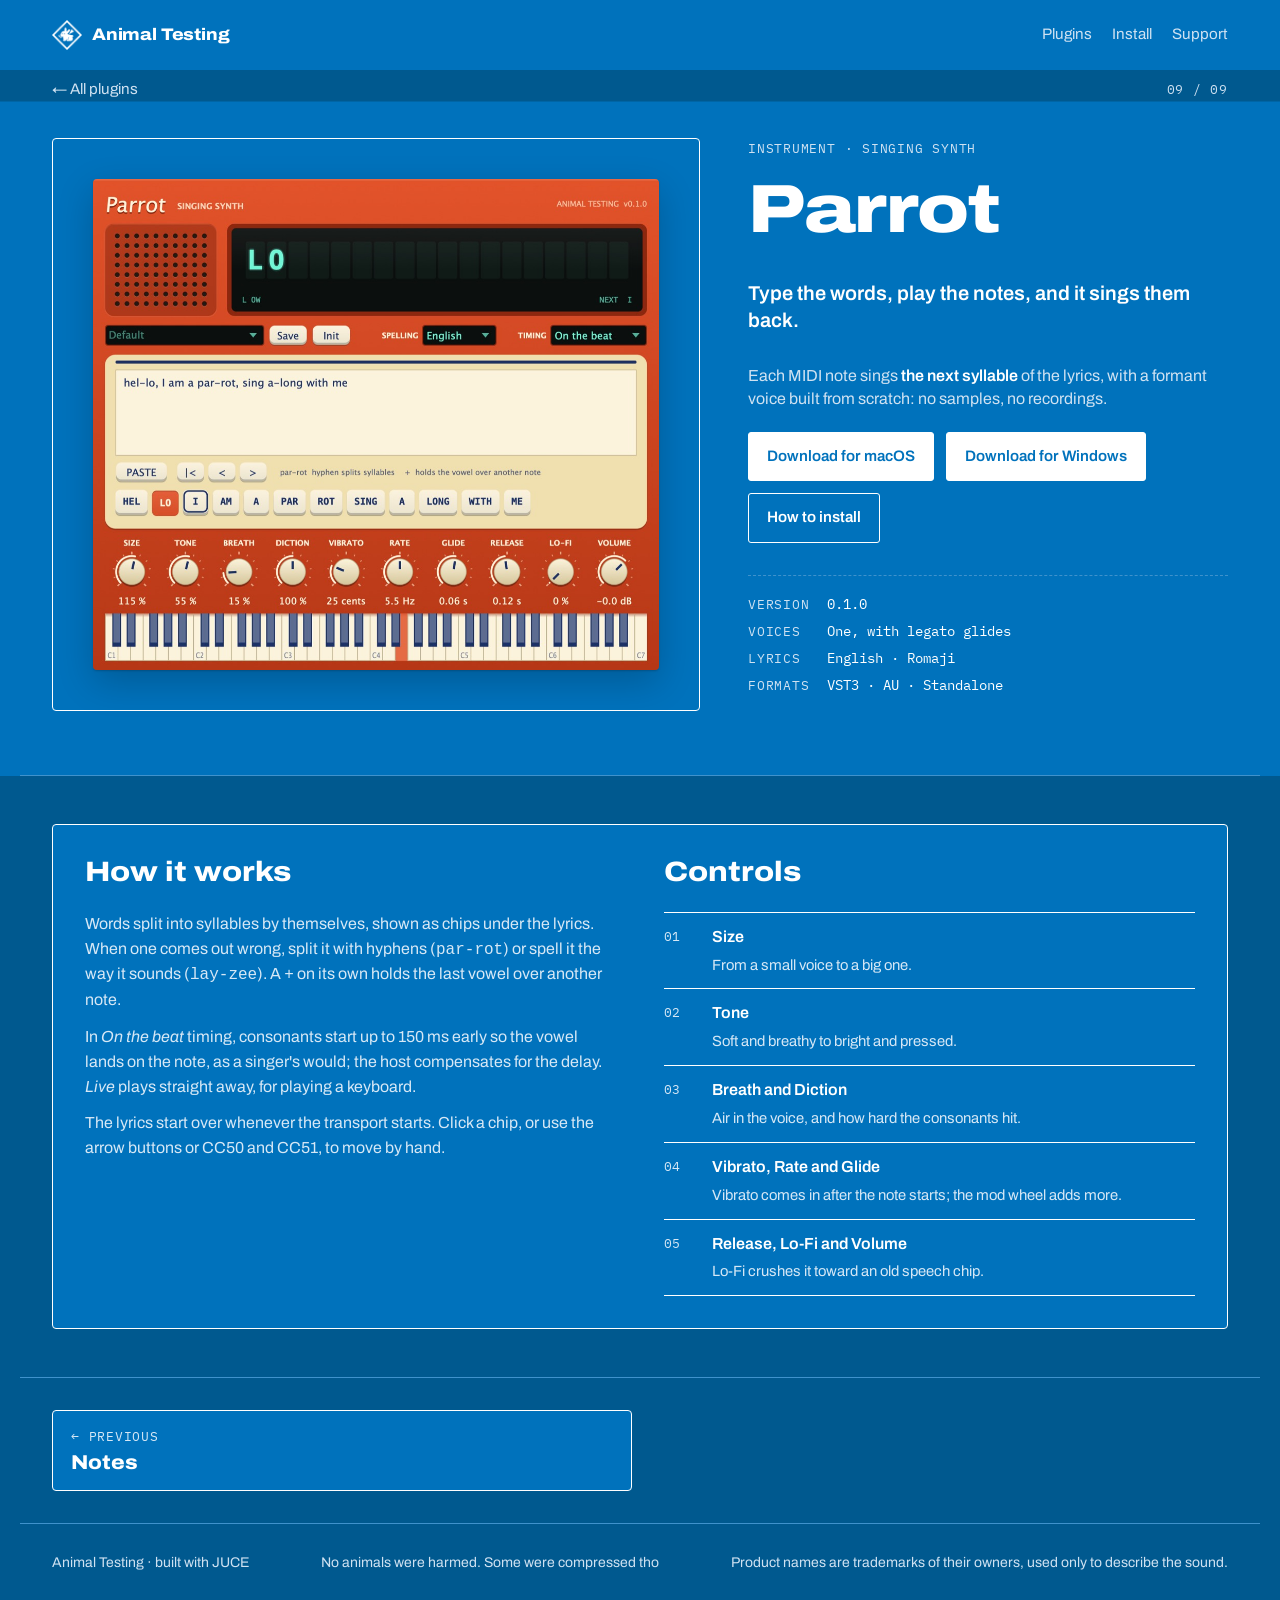
<file: site/parrot/index.html>
<!doctype html>
<html lang="en">
<head>
<meta charset="utf-8">
<meta name="viewport" content="width=device-width, initial-scale=1, viewport-fit=cover">
<title>Parrot · Animal Testing</title>
<meta name="description" content="AT Parrot: a singing synth. Type the words, play the notes, and it sings them back. VST3 · AU · Standalone for macOS and Windows.">
<meta name="theme-color" content="#0072bc">
<link rel="preconnect" href="https://fonts.googleapis.com">
<link rel="preconnect" href="https://fonts.gstatic.com" crossorigin>
<link rel="stylesheet" href="https://fonts.googleapis.com/css2?family=Archivo:wdth,wght@62..125,400..900&family=IBM+Plex+Mono:wght@400;500&display=swap">
<link rel="icon" type="image/png" href="../favicon.png">
<link rel="apple-touch-icon" href="../apple-touch-icon.png">
<link rel="stylesheet" href="../style.css">
</head>
<body>

<div class="wrap top">
  <a class="wordmark" href="../">
    <span class="mark" aria-hidden="true"></span>
    Animal Testing
  </a>
  <nav aria-label="Site">
    <a href="../#plugins">Plugins</a>
    <a href="../#install">Install</a>
    <a href="../support/">Support</a>
  </nav>
</div>

<div class="wrap crumbs">
  <a href="../#plugins">← All plugins</a>
  <span class="label">09 / 09</span>
</div>

<main>
<header class="wrap plug-hero">
  <div class="plug-shot"><img src="../img/parrot.jpg" alt="AT Parrot editor with lyrics and syllables"></div>
  <div class="plug-intro">
    <span class="label">Instrument · Singing synth</span>
    <div class="title-row"><h1>Parrot</h1></div>
    <p class="desc">Type the words, play the notes, and it sings them back.</p>
    <p class="lede">Each MIDI note sings <strong>the next syllable</strong> of the lyrics, with a formant voice built from scratch: no samples, no recordings.</p>
    <div class="actions">
      <a class="btn primary" href="https://github.com/DoveCharles/AnimalTestingVST/releases/latest/download/AnimalTesting-Parrot-macOS.zip">Download for macOS</a>
      <a class="btn primary" href="https://github.com/DoveCharles/AnimalTestingVST/releases/latest/download/AnimalTesting-Parrot-Windows.zip">Download for Windows</a>
      <a class="btn ghost" href="../#install">How to install</a>
    </div>
    <dl class="ledger" aria-label="At a glance">
      <dt>Version</dt><dd>0.1.0</dd>
      <dt>Voices</dt><dd>One, with legato glides</dd>
      <dt>Lyrics</dt><dd>English · Romaji</dd>
      <dt>Formats</dt><dd>VST3 · AU · Standalone</dd>
    </dl>
  </div>
</header>

<section class="wrap plug-section" aria-labelledby="how-title">
  <div class="inside plug-panel">
    <div>
      <div class="section-head"><h2 id="how-title">How it works</h2></div>
      <p>Words split into syllables by themselves, shown as chips under the lyrics. When one comes out wrong, split it with hyphens (<code>par-rot</code>) or spell it the way it sounds (<code>lay-zee</code>). A <code>+</code> on its own holds the last vowel over another note.</p>
      <p>In <em>On the beat</em> timing, consonants start up to 150 ms early so the vowel lands on the note, as a singer's would; the host compensates for the delay. <em>Live</em> plays straight away, for playing a keyboard.</p>
      <p>The lyrics start over whenever the transport starts. Click a chip, or use the arrow buttons or CC50 and CC51, to move by hand.</p>
    </div>
    <div>
      <div class="section-head"><h2>Controls</h2></div>
      <ol class="chain">
        <li><b>Size</b><span>From a small voice to a big one.</span></li>
        <li><b>Tone</b><span>Soft and breathy to bright and pressed.</span></li>
        <li><b>Breath and Diction</b><span>Air in the voice, and how hard the consonants hit.</span></li>
        <li><b>Vibrato, Rate and Glide</b><span>Vibrato comes in after the note starts; the mod wheel adds more.</span></li>
        <li><b>Release, Lo-Fi and Volume</b><span>Lo-Fi crushes it toward an old speech chip.</span></li>
      </ol>
    </div>
  </div>
</section>
</main>

<nav class="wrap pager" aria-label="More plugins">
  <a class="prev" href="../notes/"><span class="label">← Previous</span><strong>Notes</strong></a>
</nav>

<footer class="wrap page-foot">
  <span>Animal Testing · built with JUCE</span>
  <span>No animals were harmed. Some were compressed tho</span>
  <span>Product names are trademarks of their owners, used only to describe the sound.</span>
</footer>
</body>
</html>
</file>
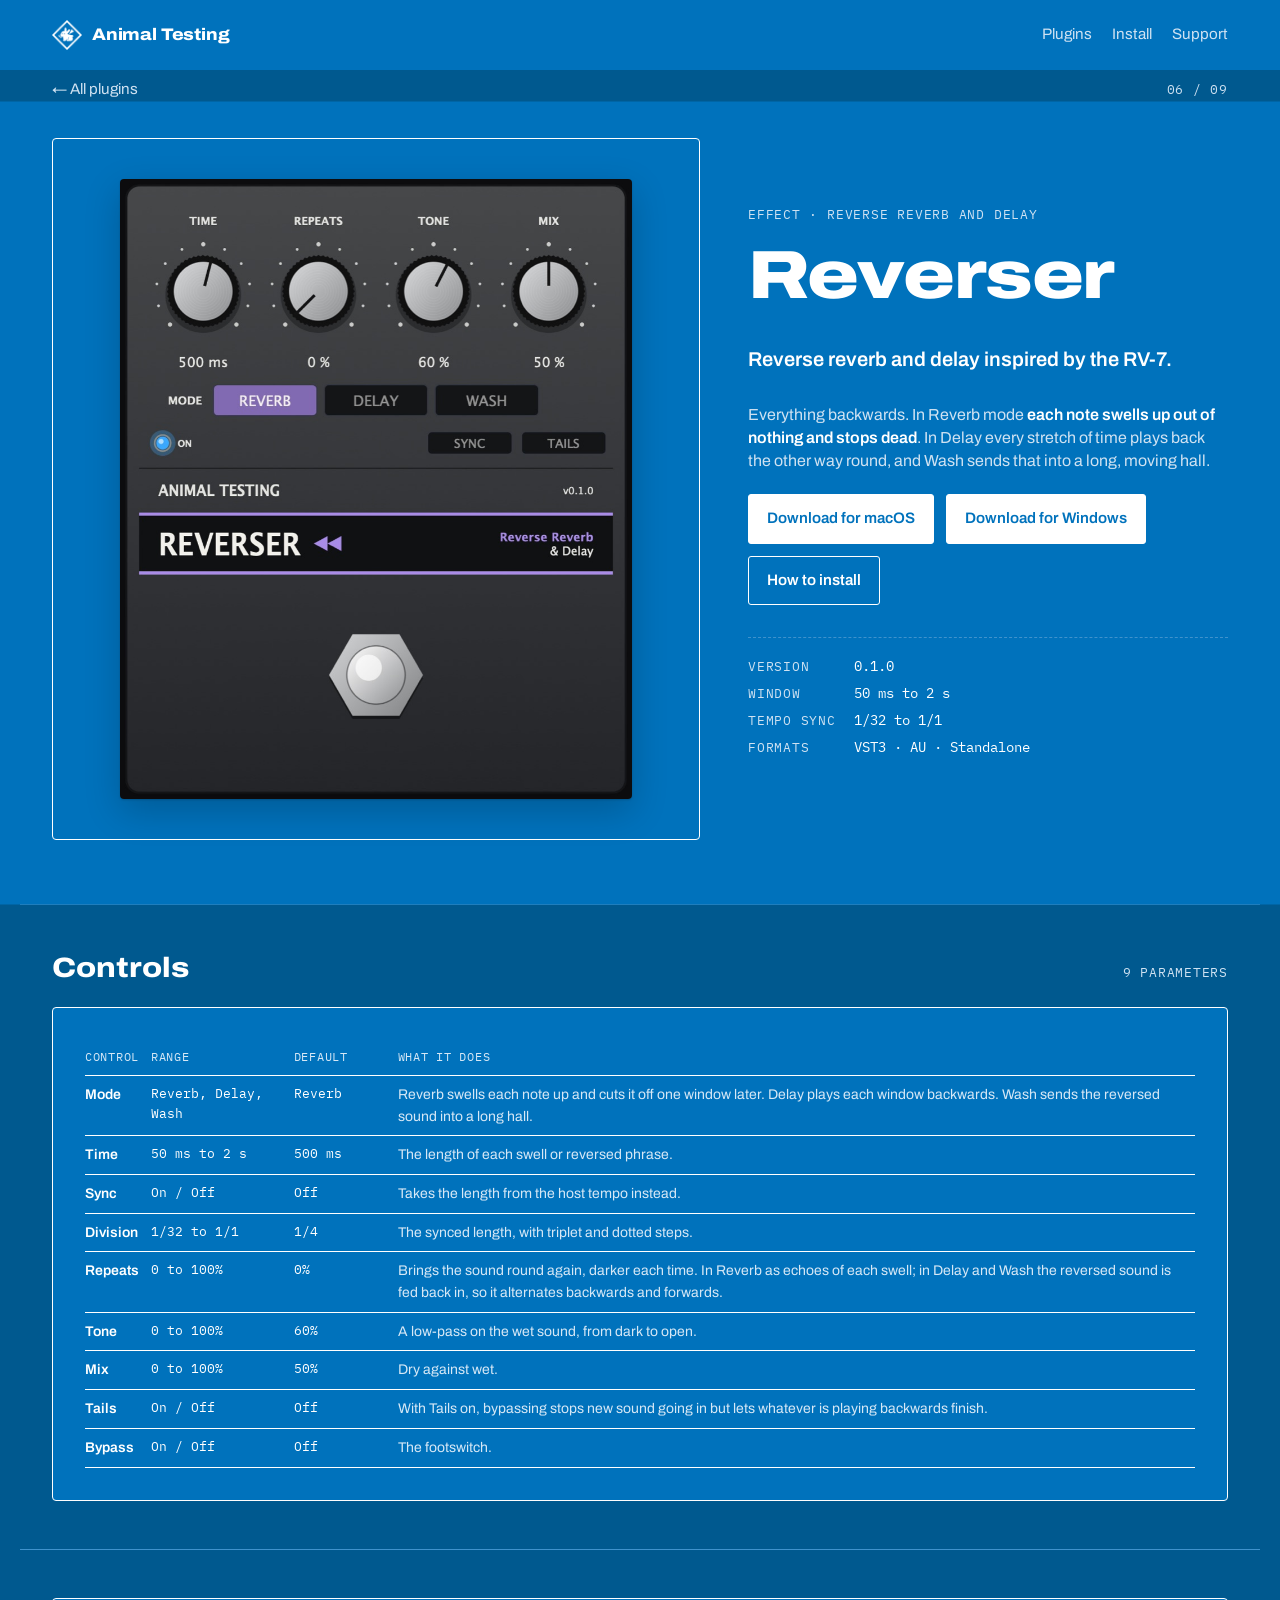
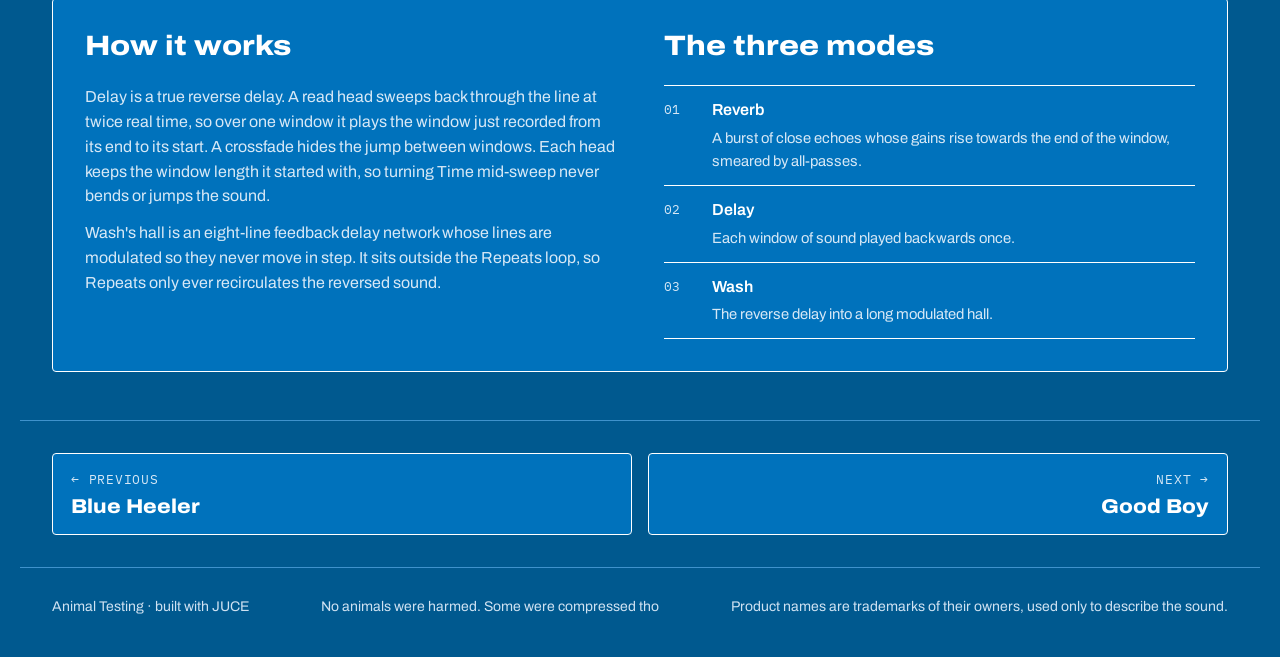
<file: site/reverser/index.html>
<!doctype html>
<html lang="en">
<head>
<meta charset="utf-8">
<meta name="viewport" content="width=device-width, initial-scale=1, viewport-fit=cover">
<title>Reverser · Animal Testing</title>
<meta name="description" content="AT Reverser: Reverse reverb and delay inspired by the RV-7. VST3 · AU · Standalone for macOS and Windows.">
<meta name="theme-color" content="#0072bc">
<link rel="preconnect" href="https://fonts.googleapis.com">
<link rel="preconnect" href="https://fonts.gstatic.com" crossorigin>
<link rel="stylesheet" href="https://fonts.googleapis.com/css2?family=Archivo:wdth,wght@62..125,400..900&family=IBM+Plex+Mono:wght@400;500&display=swap">
<link rel="icon" type="image/png" href="../favicon.png">
<link rel="apple-touch-icon" href="../apple-touch-icon.png">
<link rel="stylesheet" href="../style.css">
</head>
<body>

<div class="wrap top">
  <a class="wordmark" href="../">
    <span class="mark" aria-hidden="true"></span>
    Animal Testing
  </a>
  <nav aria-label="Site">
    <a href="../#plugins">Plugins</a>
    <a href="../#install">Install</a>
    <a href="../support/">Support</a>
  </nav>
</div>

<div class="wrap crumbs">
  <a href="../#plugins">← All plugins</a>
  <span class="label">06 / 09</span>
</div>

<main>
<header class="wrap plug-hero">
  <div class="plug-shot"><img src="../img/reverser.jpg" alt="AT Reverser editor"></div>
  <div class="plug-intro">
    <span class="label">Effect · Reverse reverb and delay</span>
    <div class="title-row"><h1>Reverser</h1></div>
    <p class="desc">Reverse reverb and delay inspired by the RV-7.</p>
    <p class="lede">Everything backwards. In Reverb mode <strong>each note swells up out of nothing and stops dead</strong>. In Delay every stretch of time plays back the other way round, and Wash sends that into a long, moving hall.</p>
    <div class="actions">
      <a class="btn primary" href="https://github.com/DoveCharles/AnimalTestingVST/releases/latest/download/AnimalTesting-Reverser-macOS.zip">Download for macOS</a>
      <a class="btn primary" href="https://github.com/DoveCharles/AnimalTestingVST/releases/latest/download/AnimalTesting-Reverser-Windows.zip">Download for Windows</a>
      <a class="btn ghost" href="../#install">How to install</a>
    </div>
    <dl class="ledger" aria-label="At a glance">
      <dt>Version</dt><dd>0.1.0</dd>
      <dt>Window</dt><dd>50 ms to 2 s</dd>
      <dt>Tempo sync</dt><dd>1/32 to 1/1</dd>
      <dt>Formats</dt><dd>VST3 · AU · Standalone</dd>
    </dl>
  </div>
</header>

<section class="wrap plug-section" aria-labelledby="controls-title">
  <div class="section-head">
    <h2 id="controls-title">Controls</h2>
    <span class="label">9 parameters</span>
  </div>
  <div class="table-scroll plug-panel">
    <table class="controls">
      <thead><tr><th>Control</th><th>Range</th><th>Default</th><th>What it does</th></tr></thead>
      <tbody>
        <tr><td>Mode</td><td class="val">Reverb, Delay, Wash</td><td class="val">Reverb</td><td>Reverb swells each note up and cuts it off one window later. Delay plays each window backwards. Wash sends the reversed sound into a long hall.</td></tr>
        <tr><td>Time</td><td class="val">50 ms to 2 s</td><td class="val">500 ms</td><td>The length of each swell or reversed phrase.</td></tr>
        <tr><td>Sync</td><td class="val">On / Off</td><td class="val">Off</td><td>Takes the length from the host tempo instead.</td></tr>
        <tr><td>Division</td><td class="val">1/32 to 1/1</td><td class="val">1/4</td><td>The synced length, with triplet and dotted steps.</td></tr>
        <tr><td>Repeats</td><td class="val">0 to 100%</td><td class="val">0%</td><td>Brings the sound round again, darker each time. In Reverb as echoes of each swell; in Delay and Wash the reversed sound is fed back in, so it alternates backwards and forwards.</td></tr>
        <tr><td>Tone</td><td class="val">0 to 100%</td><td class="val">60%</td><td>A low-pass on the wet sound, from dark to open.</td></tr>
        <tr><td>Mix</td><td class="val">0 to 100%</td><td class="val">50%</td><td>Dry against wet.</td></tr>
        <tr><td>Tails</td><td class="val">On / Off</td><td class="val">Off</td><td>With Tails on, bypassing stops new sound going in but lets whatever is playing backwards finish.</td></tr>
        <tr><td>Bypass</td><td class="val">On / Off</td><td class="val">Off</td><td>The footswitch.</td></tr>
      </tbody>
    </table>
  </div>
</section>

<section class="wrap plug-section" aria-labelledby="how-title">
  <div class="inside plug-panel">
    <div>
      <div class="section-head"><h2 id="how-title">How it works</h2></div>
      <p>Delay is a true reverse delay. A read head sweeps back through the line at twice real time, so over one window it plays the window just recorded from its end to its start. A crossfade hides the jump between windows. Each head keeps the window length it started with, so turning Time mid-sweep never bends or jumps the sound.</p>
      <p>Wash's hall is an eight-line feedback delay network whose lines are modulated so they never move in step. It sits outside the Repeats loop, so Repeats only ever recirculates the reversed sound.</p>
    </div>
    <div>
      <div class="section-head"><h2>The three modes</h2></div>
      <ol class="chain">
        <li><b>Reverb</b><span>A burst of close echoes whose gains rise towards the end of the window, smeared by all-passes.</span></li>
        <li><b>Delay</b><span>Each window of sound played backwards once.</span></li>
        <li><b>Wash</b><span>The reverse delay into a long modulated hall.</span></li>
      </ol>
    </div>
  </div>
</section>
</main>

<nav class="wrap pager" aria-label="More plugins">
  <a class="prev" href="../blue-heeler/"><span class="label">← Previous</span><strong>Blue Heeler</strong></a>
  <a class="next" href="../good-boy/"><span class="label">Next →</span><strong>Good Boy</strong></a>
</nav>

<footer class="wrap page-foot">
  <span>Animal Testing · built with JUCE</span>
  <span>No animals were harmed. Some were compressed tho</span>
  <span>Product names are trademarks of their owners, used only to describe the sound.</span>
</footer>
</body>
</html>
</file>
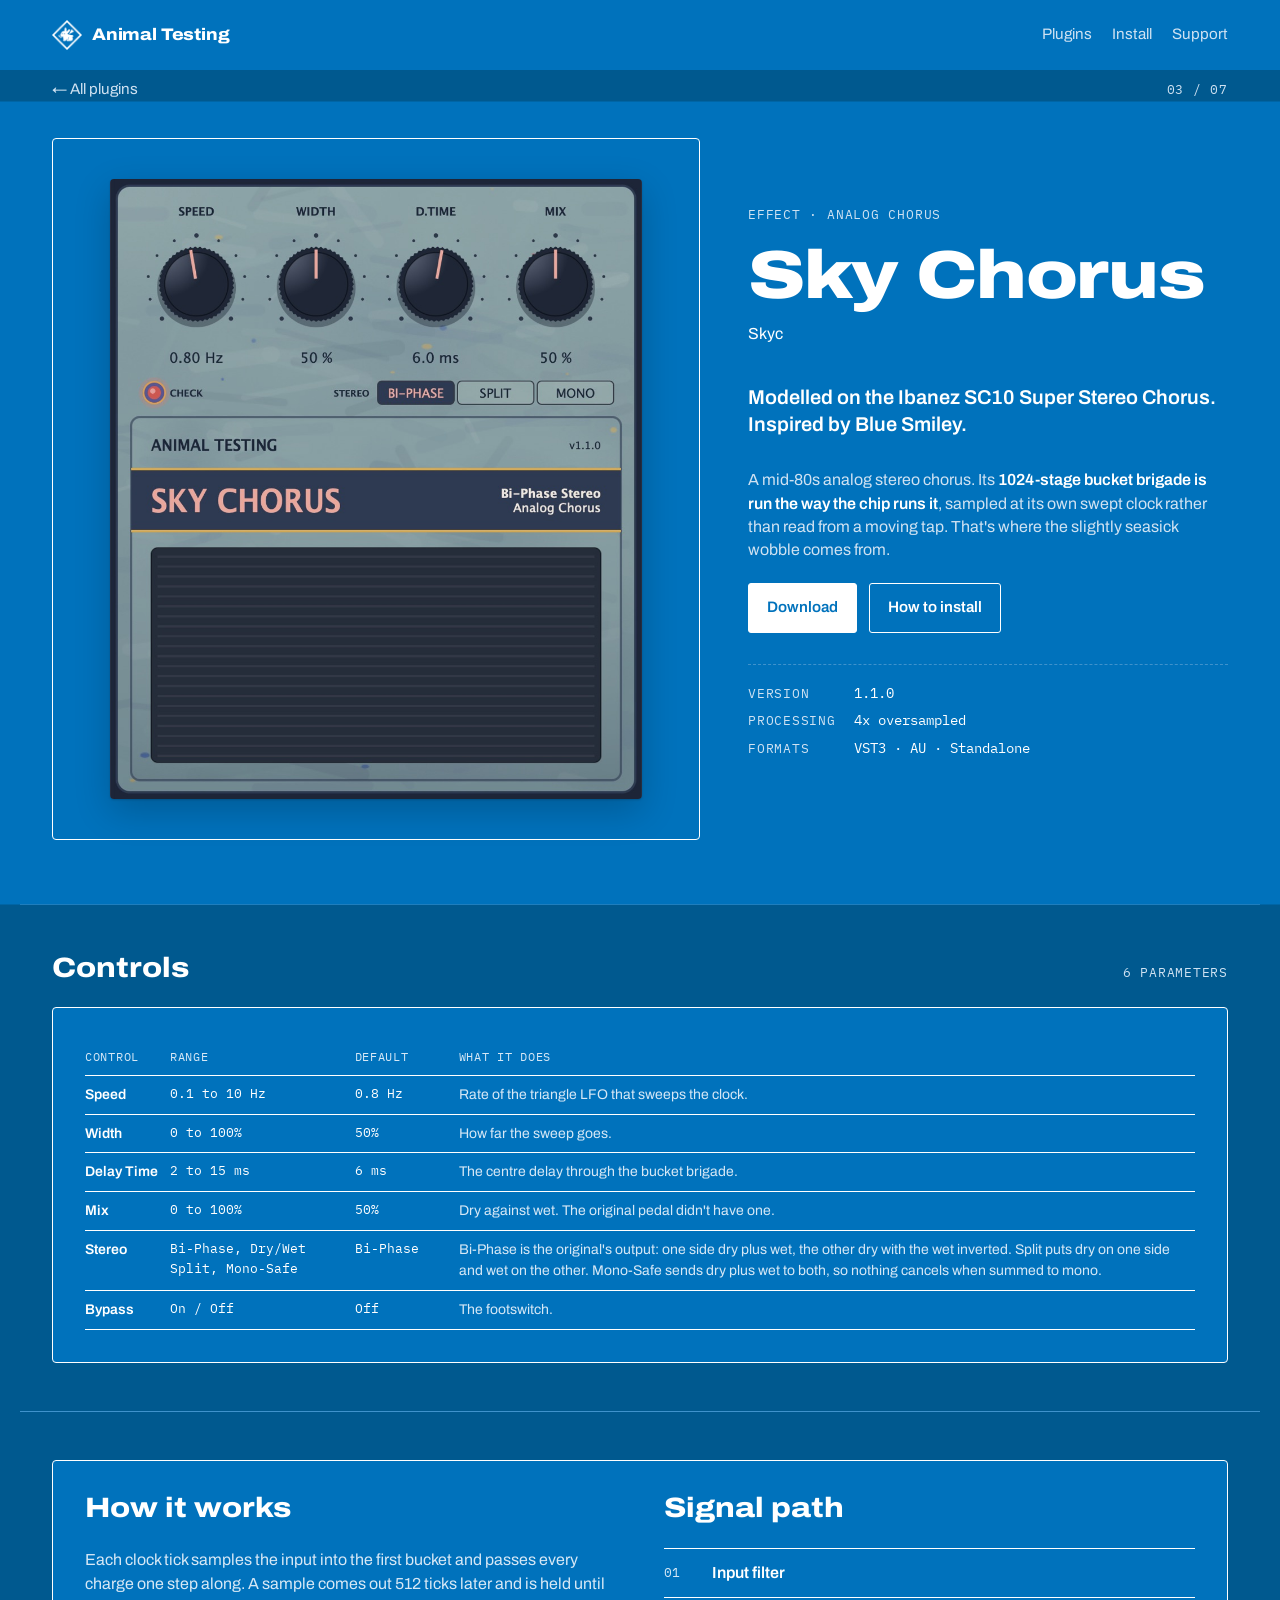
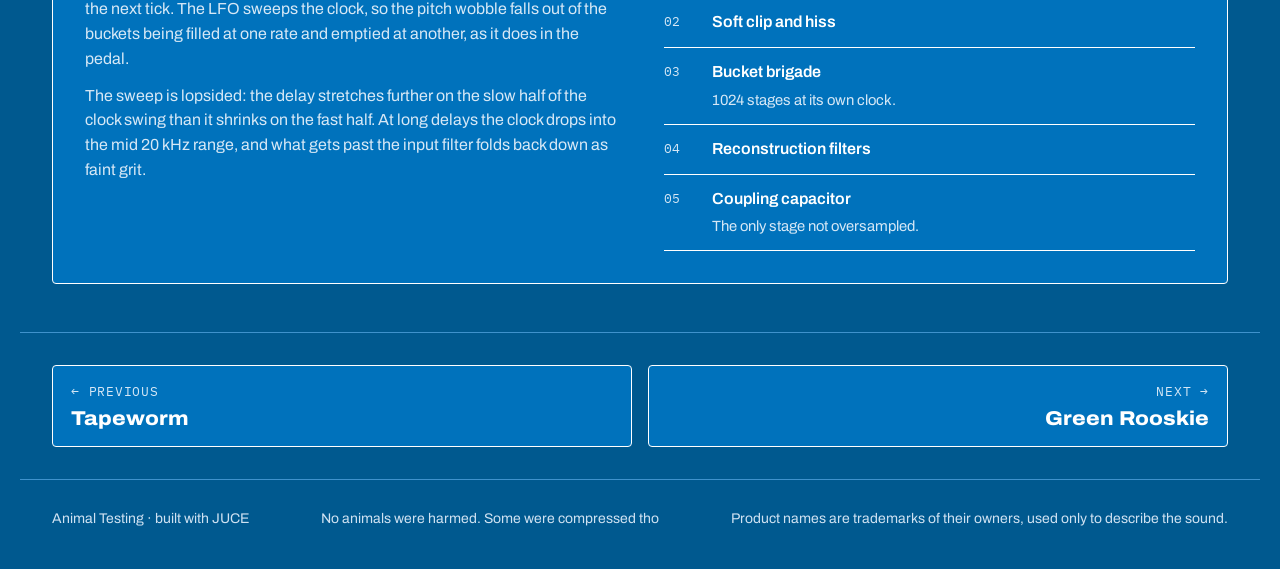
<file: site/sky-chorus/index.html>
<!doctype html>
<html lang="en">
<head>
<meta charset="utf-8">
<meta name="viewport" content="width=device-width, initial-scale=1, viewport-fit=cover">
<title>Sky Chorus · Animal Testing</title>
<meta name="description" content="AT Sky Chorus: Modelled on the Ibanez SC10 Super Stereo Chorus. Inspired by Blue Smiley. VST3 · AU · Standalone for macOS and Windows.">
<meta name="theme-color" content="#0072bc">
<link rel="preconnect" href="https://fonts.googleapis.com">
<link rel="preconnect" href="https://fonts.gstatic.com" crossorigin>
<link rel="stylesheet" href="https://fonts.googleapis.com/css2?family=Archivo:wdth,wght@62..125,400..900&family=IBM+Plex+Mono:wght@400;500&display=swap">
<link rel="stylesheet" href="../style.css">
</head>
<body>

<div class="wrap top">
  <a class="wordmark" href="../">
    <span class="mark" aria-hidden="true"></span>
    Animal Testing
  </a>
  <nav aria-label="Site">
    <a href="../#plugins">Plugins</a>
    <a href="../#install">Install</a>
    <a href="../support/">Support</a>
  </nav>
</div>

<div class="wrap crumbs">
  <a href="../#plugins">← All plugins</a>
  <span class="label">03 / 07</span>
</div>

<main>
<header class="wrap plug-hero">
  <div class="plug-shot"><img src="../img/skychorus.jpg" alt="AT Sky Chorus pedal"></div>
  <div class="plug-intro">
    <span class="label">Effect · Analog chorus</span>
    <div class="title-row"><h1>Sky Chorus</h1><span class="tag" title="Plugin code">Skyc</span></div>
    <p class="desc">Modelled on the Ibanez SC10 Super Stereo Chorus. Inspired by Blue Smiley.</p>
    <p class="lede">A mid-80s analog stereo chorus. Its <strong>1024-stage bucket brigade is run the way the chip runs it</strong>, sampled at its own swept clock rather than read from a moving tap. That's where the slightly seasick wobble comes from.</p>
    <div class="actions">
      <a class="btn primary" href="https://github.com/DoveCharles/AnimalTestingVST/releases/latest">Download</a>
      <a class="btn ghost" href="../#install">How to install</a>
    </div>
    <dl class="ledger" aria-label="At a glance">
      <dt>Version</dt><dd>1.1.0</dd>
      <dt>Processing</dt><dd>4x oversampled</dd>
      <dt>Formats</dt><dd>VST3 · AU · Standalone</dd>
    </dl>
  </div>
</header>

<section class="wrap plug-section" aria-labelledby="controls-title">
  <div class="section-head">
    <h2 id="controls-title">Controls</h2>
    <span class="label">6 parameters</span>
  </div>
  <div class="table-scroll plug-panel">
    <table class="controls">
      <thead><tr><th>Control</th><th>Range</th><th>Default</th><th>What it does</th></tr></thead>
      <tbody>
        <tr><td>Speed</td><td class="val">0.1 to 10 Hz</td><td class="val">0.8 Hz</td><td>Rate of the triangle LFO that sweeps the clock.</td></tr>
        <tr><td>Width</td><td class="val">0 to 100%</td><td class="val">50%</td><td>How far the sweep goes.</td></tr>
        <tr><td>Delay Time</td><td class="val">2 to 15 ms</td><td class="val">6 ms</td><td>The centre delay through the bucket brigade.</td></tr>
        <tr><td>Mix</td><td class="val">0 to 100%</td><td class="val">50%</td><td>Dry against wet. The original pedal didn't have one.</td></tr>
        <tr><td>Stereo</td><td class="val">Bi-Phase, Dry/Wet Split, Mono-Safe</td><td class="val">Bi-Phase</td><td>Bi-Phase is the original's output: one side dry plus wet, the other dry with the wet inverted. Split puts dry on one side and wet on the other. Mono-Safe sends dry plus wet to both, so nothing cancels when summed to mono.</td></tr>
        <tr><td>Bypass</td><td class="val">On / Off</td><td class="val">Off</td><td>The footswitch.</td></tr>
      </tbody>
    </table>
  </div>
</section>

<section class="wrap plug-section" aria-labelledby="how-title">
  <div class="inside plug-panel">
    <div>
      <div class="section-head"><h2 id="how-title">How it works</h2></div>
      <p>Each clock tick samples the input into the first bucket and passes every charge one step along. A sample comes out 512 ticks later and is held until the next tick. The LFO sweeps the clock, so the pitch wobble falls out of the buckets being filled at one rate and emptied at another, as it does in the pedal.</p>
      <p>The sweep is lopsided: the delay stretches further on the slow half of the clock swing than it shrinks on the fast half. At long delays the clock drops into the mid 20 kHz range, and what gets past the input filter folds back down as faint grit.</p>
    </div>
    <div>
      <div class="section-head"><h2>Signal path</h2></div>
      <ol class="chain">
        <li><b>Input filter</b></li>
        <li><b>Soft clip and hiss</b></li>
        <li><b>Bucket brigade</b><span>1024 stages at its own clock.</span></li>
        <li><b>Reconstruction filters</b></li>
        <li><b>Coupling capacitor</b><span>The only stage not oversampled.</span></li>
      </ol>
    </div>
  </div>
</section>
</main>

<nav class="wrap pager" aria-label="More plugins">
  <a class="prev" href="../tapeworm/"><span class="label">← Previous</span><strong>Tapeworm</strong></a>
  <a class="next" href="../green-rooskie/"><span class="label">Next →</span><strong>Green Rooskie</strong></a>
</nav>

<footer class="wrap page-foot">
  <span>Animal Testing · built with JUCE</span>
  <span>No animals were harmed. Some were compressed tho</span>
  <span>Product names are trademarks of their owners, used only to describe the sound.</span>
</footer>
</body>
</html>
</file>
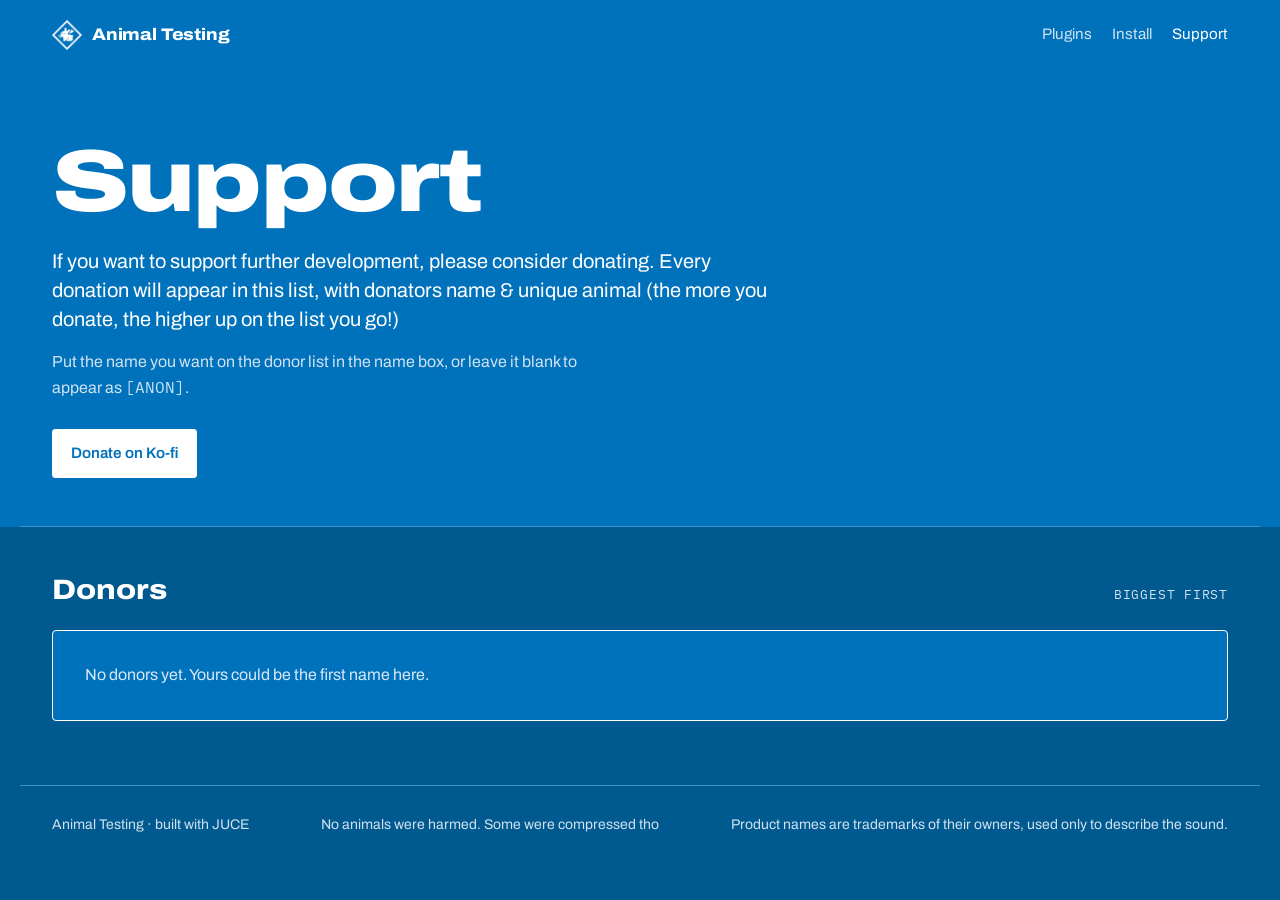
<file: site/support/index.html>
<!doctype html>
<html lang="en">
<head>
<meta charset="utf-8">
<meta name="viewport" content="width=device-width, initial-scale=1, viewport-fit=cover">
<title>Support · Animal Testing</title>
<meta name="description" content="Support further development of the Animal Testing VSTs. Every donor goes on the list with their own unique animal.">
<meta name="theme-color" content="#0072bc">
<link rel="preconnect" href="https://fonts.googleapis.com">
<link rel="preconnect" href="https://fonts.gstatic.com" crossorigin>
<link rel="stylesheet" href="https://fonts.googleapis.com/css2?family=Archivo:wdth,wght@62..125,400..900&family=IBM+Plex+Mono:wght@400;500&display=swap">
<link rel="icon" type="image/png" href="../favicon.png">
<link rel="apple-touch-icon" href="../apple-touch-icon.png">
<link rel="stylesheet" href="../style.css">
</head>
<body>

<div class="wrap top">
  <a class="wordmark" href="../">
    <span class="mark" aria-hidden="true"></span>
    Animal Testing
  </a>
  <nav aria-label="Site">
    <a href="../#plugins">Plugins</a>
    <a href="../#install">Install</a>
    <a href="./" aria-current="page">Support</a>
  </nav>
</div>

<header class="wrap hero support-hero">
  <div>
    <h1>Support</h1>
    <p class="lede">If you want to support further development, please consider donating. Every donation will appear in this list, with donators name &amp; unique animal (the more you donate, the higher up on the list you go!)</p>
    <p class="name-note">Put the name you want on the donor list in the name box, or leave it blank to appear as <span class="anon">[ANON]</span>.</p>
    <div class="actions">
      <a class="btn primary" href="https://ko-fi.com/animaltesting">Donate on Ko-fi</a>
    </div>
  </div>
</header>

<main class="wrap support-list">
  <div class="section-head">
    <h2>Donors</h2>
    <span class="label">Biggest first</span>
  </div>
  <div class="plug-panel">
<!-- donors:start -->
<p class="donors-empty">No donors yet. Yours could be the first name here.</p>
<!-- donors:end -->
  </div>
</main>

<footer class="wrap page-foot">
  <span>Animal Testing · built with JUCE</span>
  <span>No animals were harmed. Some were compressed tho</span>
  <span>Product names are trademarks of their owners, used only to describe the sound.</span>
</footer>
</body>
</html>
</file>
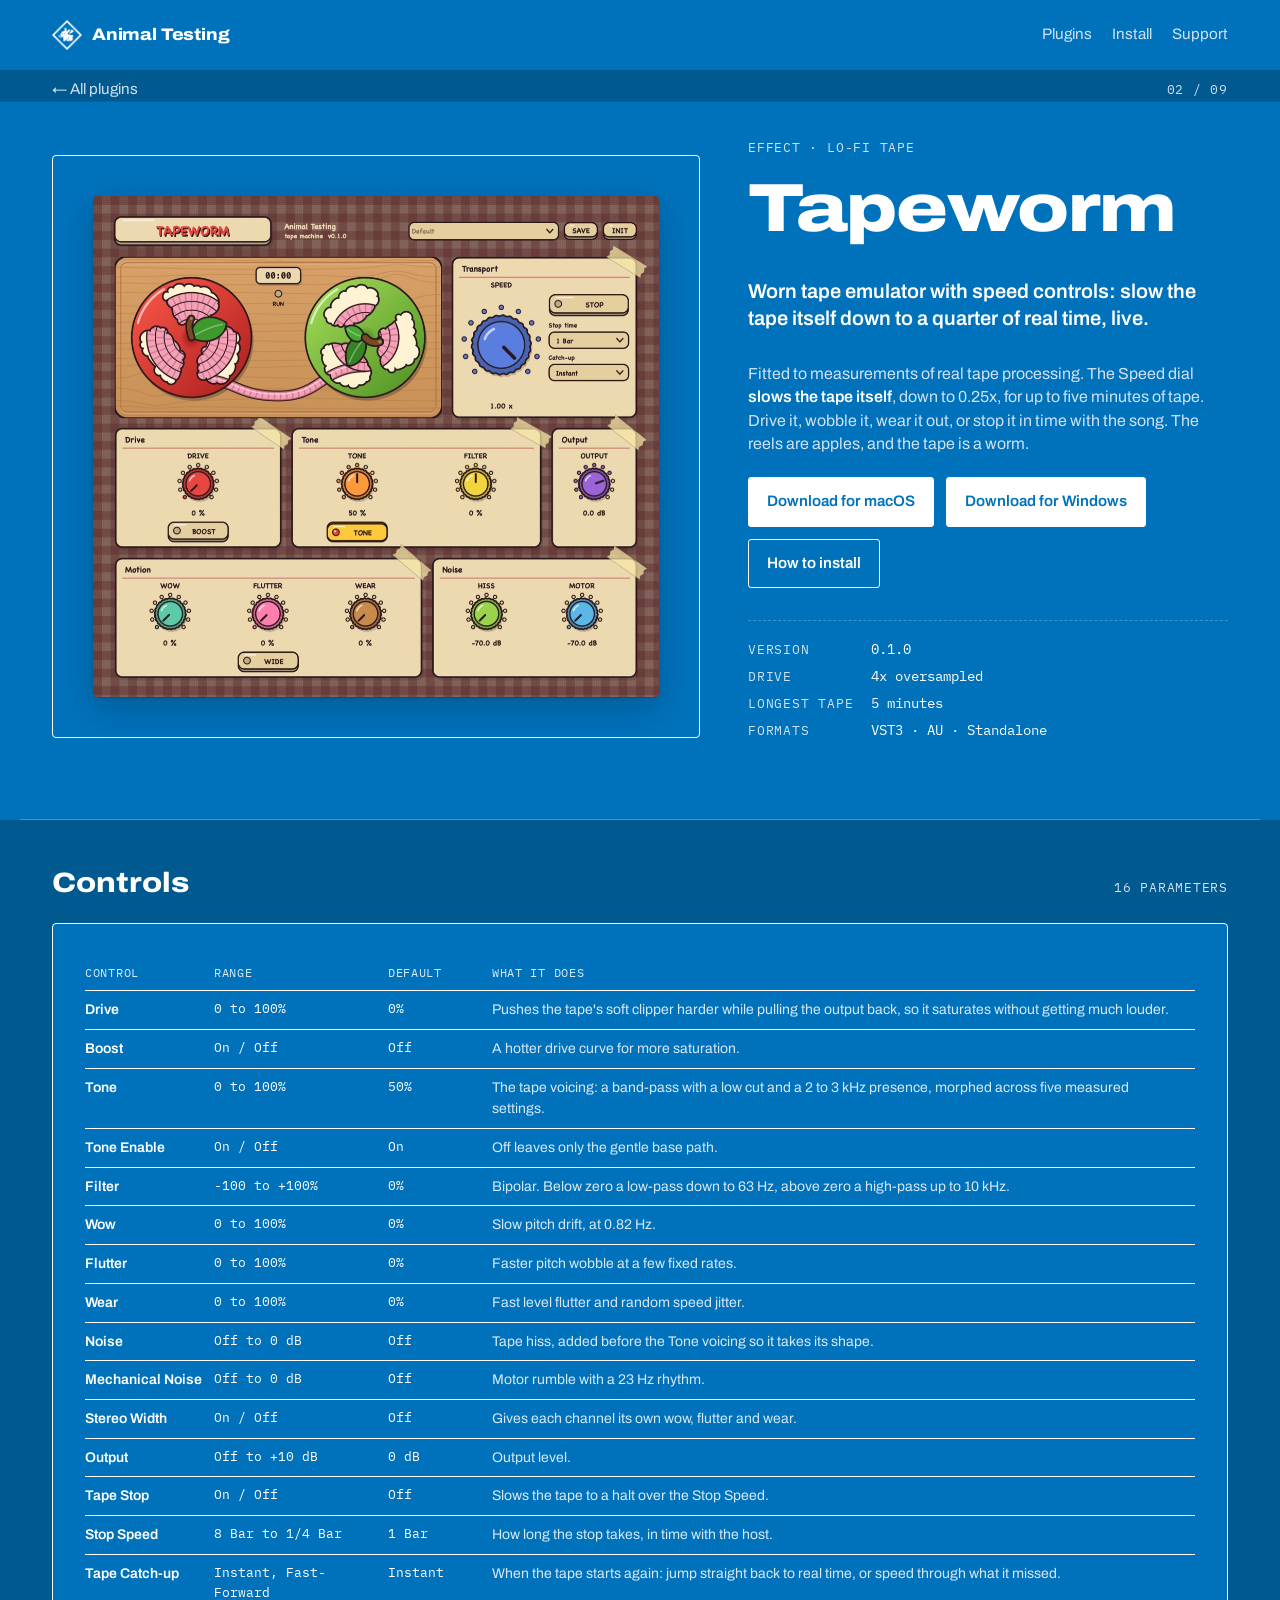
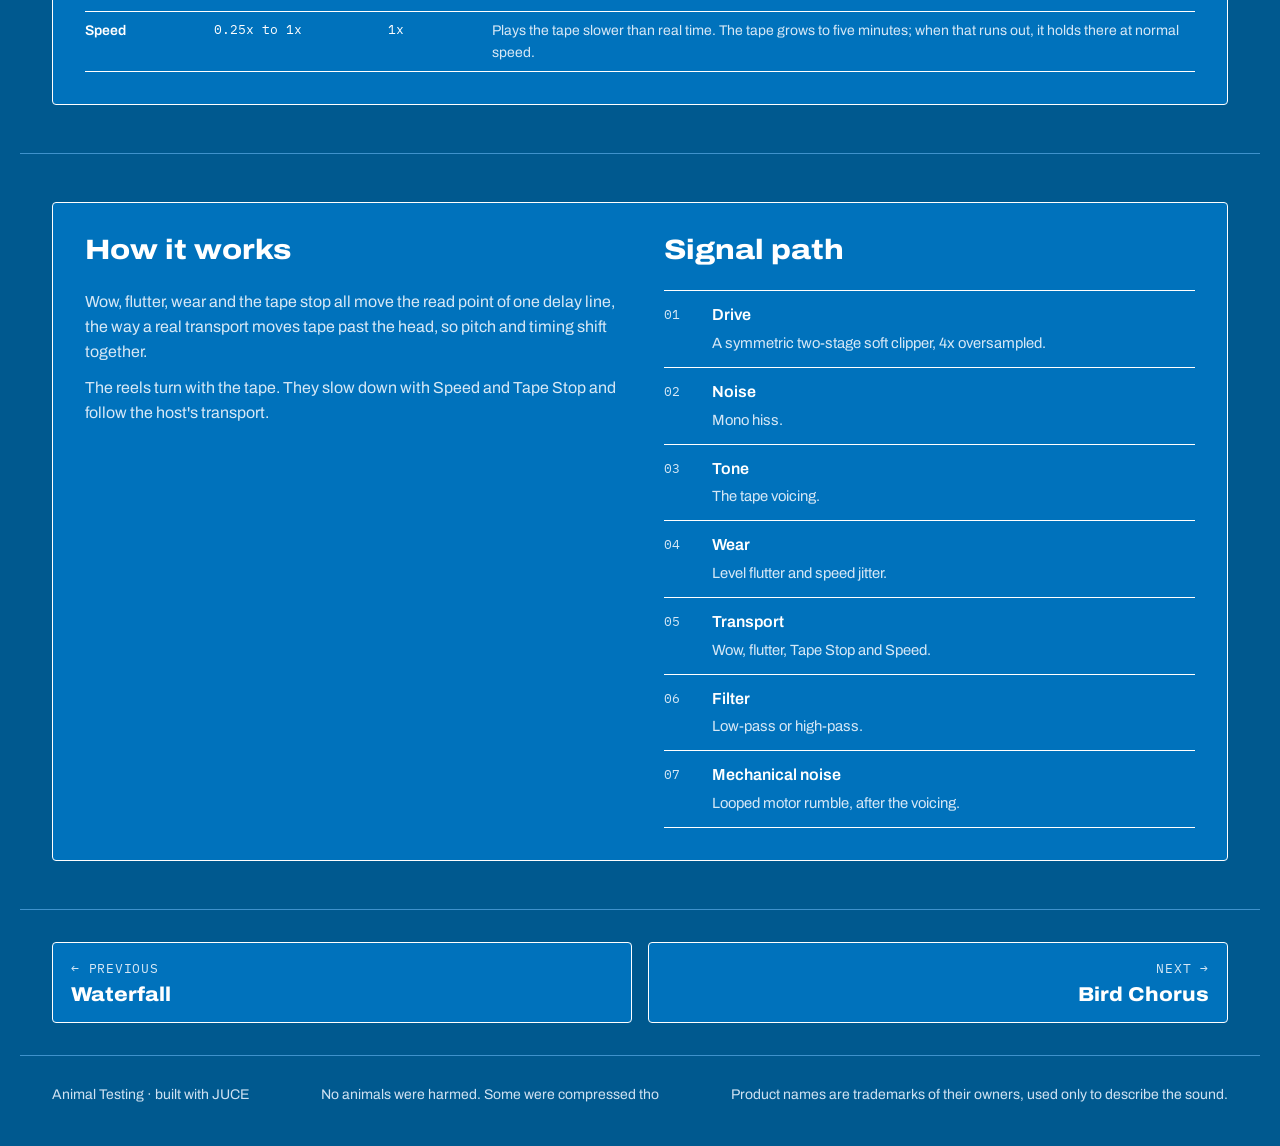
<file: site/tapeworm/index.html>
<!doctype html>
<html lang="en">
<head>
<meta charset="utf-8">
<meta name="viewport" content="width=device-width, initial-scale=1, viewport-fit=cover">
<title>Tapeworm · Animal Testing</title>
<meta name="description" content="AT Tapeworm: Worn tape emulator with speed controls: slow the tape itself down to a quarter of real time, live. VST3 · AU · Standalone for macOS and Windows.">
<meta name="theme-color" content="#0072bc">
<link rel="preconnect" href="https://fonts.googleapis.com">
<link rel="preconnect" href="https://fonts.gstatic.com" crossorigin>
<link rel="stylesheet" href="https://fonts.googleapis.com/css2?family=Archivo:wdth,wght@62..125,400..900&family=IBM+Plex+Mono:wght@400;500&display=swap">
<link rel="icon" type="image/png" href="../favicon.png">
<link rel="apple-touch-icon" href="../apple-touch-icon.png">
<link rel="stylesheet" href="../style.css">
</head>
<body>

<div class="wrap top">
  <a class="wordmark" href="../">
    <span class="mark" aria-hidden="true"></span>
    Animal Testing
  </a>
  <nav aria-label="Site">
    <a href="../#plugins">Plugins</a>
    <a href="../#install">Install</a>
    <a href="../support/">Support</a>
  </nav>
</div>

<div class="wrap crumbs">
  <a href="../#plugins">← All plugins</a>
  <span class="label">02 / 09</span>
</div>

<main>
<header class="wrap plug-hero">
  <div class="plug-shot"><img src="../img/tapeworm.jpg" alt="AT Tapeworm tape deck"></div>
  <div class="plug-intro">
    <span class="label">Effect · Lo-fi tape</span>
    <div class="title-row"><h1>Tapeworm</h1></div>
    <p class="desc">Worn tape emulator with speed controls: slow the tape itself down to a quarter of real time, live.</p>
    <p class="lede">Fitted to measurements of real tape processing. The Speed dial <strong>slows the tape itself</strong>, down to 0.25x, for up to five minutes of tape. Drive it, wobble it, wear it out, or stop it in time with the song. The reels are apples, and the tape is a worm.</p>
    <div class="actions">
      <a class="btn primary" href="https://github.com/DoveCharles/AnimalTestingVST/releases/latest/download/AnimalTesting-Tapeworm-macOS.zip">Download for macOS</a>
      <a class="btn primary" href="https://github.com/DoveCharles/AnimalTestingVST/releases/latest/download/AnimalTesting-Tapeworm-Windows.zip">Download for Windows</a>
      <a class="btn ghost" href="../#install">How to install</a>
    </div>
    <dl class="ledger" aria-label="At a glance">
      <dt>Version</dt><dd>0.1.0</dd>
      <dt>Drive</dt><dd>4x oversampled</dd>
      <dt>Longest tape</dt><dd>5 minutes</dd>
      <dt>Formats</dt><dd>VST3 · AU · Standalone</dd>
    </dl>
  </div>
</header>

<section class="wrap plug-section" aria-labelledby="controls-title">
  <div class="section-head">
    <h2 id="controls-title">Controls</h2>
    <span class="label">16 parameters</span>
  </div>
  <div class="table-scroll plug-panel">
    <table class="controls">
      <thead><tr><th>Control</th><th>Range</th><th>Default</th><th>What it does</th></tr></thead>
      <tbody>
        <tr><td>Drive</td><td class="val">0 to 100%</td><td class="val">0%</td><td>Pushes the tape's soft clipper harder while pulling the output back, so it saturates without getting much louder.</td></tr>
        <tr><td>Boost</td><td class="val">On / Off</td><td class="val">Off</td><td>A hotter drive curve for more saturation.</td></tr>
        <tr><td>Tone</td><td class="val">0 to 100%</td><td class="val">50%</td><td>The tape voicing: a band-pass with a low cut and a 2 to 3 kHz presence, morphed across five measured settings.</td></tr>
        <tr><td>Tone Enable</td><td class="val">On / Off</td><td class="val">On</td><td>Off leaves only the gentle base path.</td></tr>
        <tr><td>Filter</td><td class="val">-100 to +100%</td><td class="val">0%</td><td>Bipolar. Below zero a low-pass down to 63 Hz, above zero a high-pass up to 10 kHz.</td></tr>
        <tr><td>Wow</td><td class="val">0 to 100%</td><td class="val">0%</td><td>Slow pitch drift, at 0.82 Hz.</td></tr>
        <tr><td>Flutter</td><td class="val">0 to 100%</td><td class="val">0%</td><td>Faster pitch wobble at a few fixed rates.</td></tr>
        <tr><td>Wear</td><td class="val">0 to 100%</td><td class="val">0%</td><td>Fast level flutter and random speed jitter.</td></tr>
        <tr><td>Noise</td><td class="val">Off to 0 dB</td><td class="val">Off</td><td>Tape hiss, added before the Tone voicing so it takes its shape.</td></tr>
        <tr><td>Mechanical Noise</td><td class="val">Off to 0 dB</td><td class="val">Off</td><td>Motor rumble with a 23 Hz rhythm.</td></tr>
        <tr><td>Stereo Width</td><td class="val">On / Off</td><td class="val">Off</td><td>Gives each channel its own wow, flutter and wear.</td></tr>
        <tr><td>Output</td><td class="val">Off to +10 dB</td><td class="val">0 dB</td><td>Output level.</td></tr>
        <tr><td>Tape Stop</td><td class="val">On / Off</td><td class="val">Off</td><td>Slows the tape to a halt over the Stop Speed.</td></tr>
        <tr><td>Stop Speed</td><td class="val">8 Bar to 1/4 Bar</td><td class="val">1 Bar</td><td>How long the stop takes, in time with the host.</td></tr>
        <tr><td>Tape Catch-up</td><td class="val">Instant, Fast-Forward</td><td class="val">Instant</td><td>When the tape starts again: jump straight back to real time, or speed through what it missed.</td></tr>
        <tr><td>Speed</td><td class="val">0.25x to 1x</td><td class="val">1x</td><td>Plays the tape slower than real time. The tape grows to five minutes; when that runs out, it holds there at normal speed.</td></tr>
      </tbody>
    </table>
  </div>
</section>

<section class="wrap plug-section" aria-labelledby="how-title">
  <div class="inside plug-panel">
    <div>
      <div class="section-head"><h2 id="how-title">How it works</h2></div>
      <p>Wow, flutter, wear and the tape stop all move the read point of one delay line, the way a real transport moves tape past the head, so pitch and timing shift together.</p>
      <p>The reels turn with the tape. They slow down with Speed and Tape Stop and follow the host's transport.</p>
    </div>
    <div>
      <div class="section-head"><h2>Signal path</h2></div>
      <ol class="chain">
        <li><b>Drive</b><span>A symmetric two-stage soft clipper, 4x oversampled.</span></li>
        <li><b>Noise</b><span>Mono hiss.</span></li>
        <li><b>Tone</b><span>The tape voicing.</span></li>
        <li><b>Wear</b><span>Level flutter and speed jitter.</span></li>
        <li><b>Transport</b><span>Wow, flutter, Tape Stop and Speed.</span></li>
        <li><b>Filter</b><span>Low-pass or high-pass.</span></li>
        <li><b>Mechanical noise</b><span>Looped motor rumble, after the voicing.</span></li>
      </ol>
    </div>
  </div>
</section>
</main>

<nav class="wrap pager" aria-label="More plugins">
  <a class="prev" href="../waterfall/"><span class="label">← Previous</span><strong>Waterfall</strong></a>
  <a class="next" href="../bird-chorus/"><span class="label">Next →</span><strong>Bird Chorus</strong></a>
</nav>

<footer class="wrap page-foot">
  <span>Animal Testing · built with JUCE</span>
  <span>No animals were harmed. Some were compressed tho</span>
  <span>Product names are trademarks of their owners, used only to describe the sound.</span>
</footer>
</body>
</html>
</file>
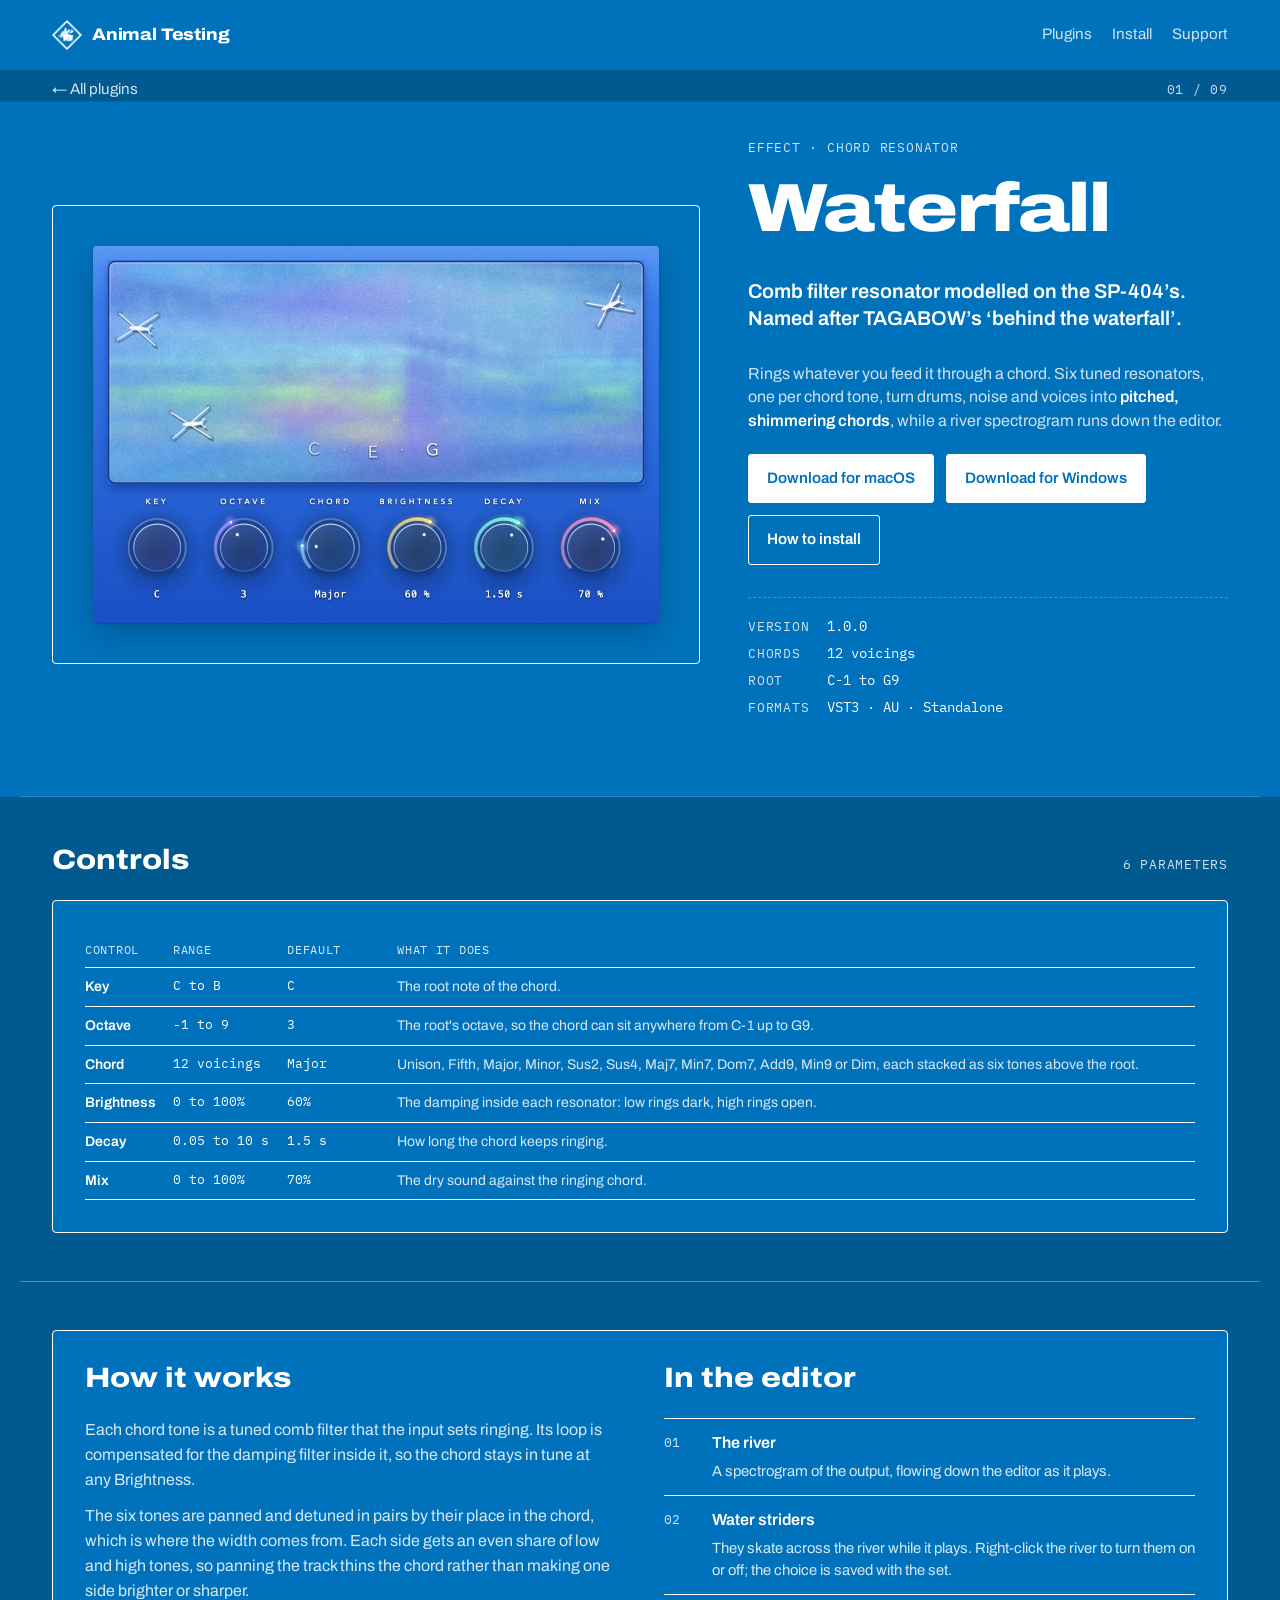
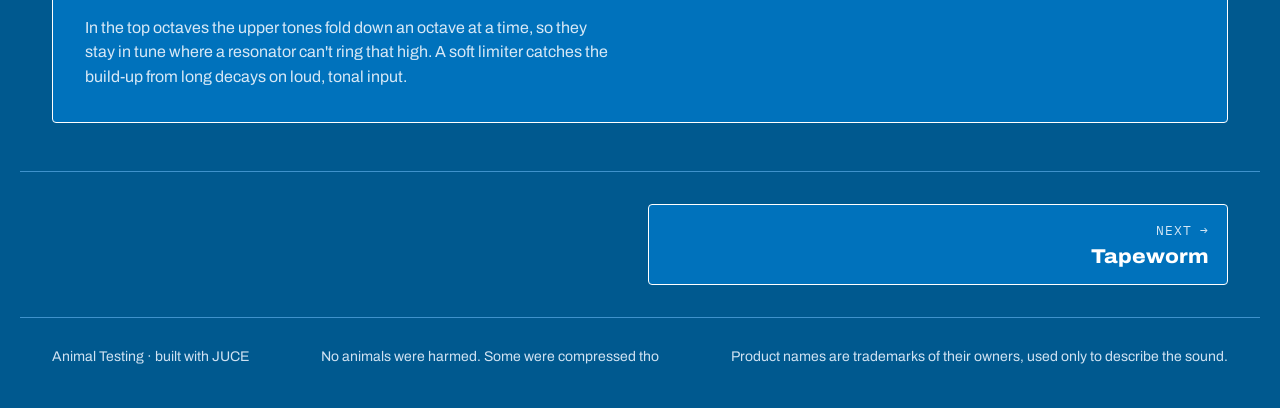
<file: site/waterfall/index.html>
<!doctype html>
<html lang="en">
<head>
<meta charset="utf-8">
<meta name="viewport" content="width=device-width, initial-scale=1, viewport-fit=cover">
<title>Waterfall · Animal Testing</title>
<meta name="description" content="AT Waterfall: Comb filter resonator modelled on the SP‑404’s. Named after TAGABOW’s ‘behind the waterfall’. VST3 · AU · Standalone for macOS and Windows.">
<meta name="theme-color" content="#0072bc">
<link rel="preconnect" href="https://fonts.googleapis.com">
<link rel="preconnect" href="https://fonts.gstatic.com" crossorigin>
<link rel="stylesheet" href="https://fonts.googleapis.com/css2?family=Archivo:wdth,wght@62..125,400..900&family=IBM+Plex+Mono:wght@400;500&display=swap">
<link rel="icon" type="image/png" href="../favicon.png">
<link rel="apple-touch-icon" href="../apple-touch-icon.png">
<link rel="stylesheet" href="../style.css">
</head>
<body>

<div class="wrap top">
  <a class="wordmark" href="../">
    <span class="mark" aria-hidden="true"></span>
    Animal Testing
  </a>
  <nav aria-label="Site">
    <a href="../#plugins">Plugins</a>
    <a href="../#install">Install</a>
    <a href="../support/">Support</a>
  </nav>
</div>

<div class="wrap crumbs">
  <a href="../#plugins">← All plugins</a>
  <span class="label">01 / 09</span>
</div>

<main>
<header class="wrap plug-hero">
  <div class="plug-shot"><img src="../img/waterfall.jpg" alt="AT Waterfall editor with its river spectrogram"></div>
  <div class="plug-intro">
    <span class="label">Effect · Chord resonator</span>
    <div class="title-row"><h1>Waterfall</h1></div>
    <p class="desc">Comb filter resonator modelled on the SP‑404’s. Named after TAGABOW’s ‘behind the waterfall’.</p>
    <p class="lede">Rings whatever you feed it through a chord. Six tuned resonators, one per chord tone, turn drums, noise and voices into <strong>pitched, shimmering chords</strong>, while a river spectrogram runs down the editor.</p>
    <div class="actions">
      <a class="btn primary" href="https://github.com/DoveCharles/AnimalTestingVST/releases/latest/download/AnimalTesting-Waterfall-macOS.zip">Download for macOS</a>
      <a class="btn primary" href="https://github.com/DoveCharles/AnimalTestingVST/releases/latest/download/AnimalTesting-Waterfall-Windows.zip">Download for Windows</a>
      <a class="btn ghost" href="../#install">How to install</a>
    </div>
    <dl class="ledger" aria-label="At a glance">
      <dt>Version</dt><dd>1.0.0</dd>
      <dt>Chords</dt><dd>12 voicings</dd>
      <dt>Root</dt><dd>C-1 to G9</dd>
      <dt>Formats</dt><dd>VST3 · AU · Standalone</dd>
    </dl>
  </div>
</header>

<section class="wrap plug-section" aria-labelledby="controls-title">
  <div class="section-head">
    <h2 id="controls-title">Controls</h2>
    <span class="label">6 parameters</span>
  </div>
  <div class="table-scroll plug-panel">
    <table class="controls">
      <thead><tr><th>Control</th><th>Range</th><th>Default</th><th>What it does</th></tr></thead>
      <tbody>
        <tr><td>Key</td><td class="val">C to B</td><td class="val">C</td><td>The root note of the chord.</td></tr>
        <tr><td>Octave</td><td class="val">-1 to 9</td><td class="val">3</td><td>The root's octave, so the chord can sit anywhere from C-1 up to G9.</td></tr>
        <tr><td>Chord</td><td class="val">12 voicings</td><td class="val">Major</td><td>Unison, Fifth, Major, Minor, Sus2, Sus4, Maj7, Min7, Dom7, Add9, Min9 or Dim, each stacked as six tones above the root.</td></tr>
        <tr><td>Brightness</td><td class="val">0 to 100%</td><td class="val">60%</td><td>The damping inside each resonator: low rings dark, high rings open.</td></tr>
        <tr><td>Decay</td><td class="val">0.05 to 10 s</td><td class="val">1.5 s</td><td>How long the chord keeps ringing.</td></tr>
        <tr><td>Mix</td><td class="val">0 to 100%</td><td class="val">70%</td><td>The dry sound against the ringing chord.</td></tr>
      </tbody>
    </table>
  </div>
</section>

<section class="wrap plug-section" aria-labelledby="how-title">
  <div class="inside plug-panel">
    <div>
      <div class="section-head"><h2 id="how-title">How it works</h2></div>
      <p>Each chord tone is a tuned comb filter that the input sets ringing. Its loop is compensated for the damping filter inside it, so the chord stays in tune at any Brightness.</p>
      <p>The six tones are panned and detuned in pairs by their place in the chord, which is where the width comes from. Each side gets an even share of low and high tones, so panning the track thins the chord rather than making one side brighter or sharper.</p>
      <p>In the top octaves the upper tones fold down an octave at a time, so they stay in tune where a resonator can't ring that high. A soft limiter catches the build-up from long decays on loud, tonal input.</p>
    </div>
    <div>
      <div class="section-head"><h2>In the editor</h2></div>
      <ol class="chain">
        <li><b>The river</b><span>A spectrogram of the output, flowing down the editor as it plays.</span></li>
        <li><b>Water striders</b><span>They skate across the river while it plays. Right-click the river to turn them on or off; the choice is saved with the set.</span></li>
      </ol>
    </div>
  </div>
</section>
</main>

<nav class="wrap pager" aria-label="More plugins">
  <a class="next" href="../tapeworm/"><span class="label">Next →</span><strong>Tapeworm</strong></a>
</nav>

<footer class="wrap page-foot">
  <span>Animal Testing · built with JUCE</span>
  <span>No animals were harmed. Some were compressed tho</span>
  <span>Product names are trademarks of their owners, used only to describe the sound.</span>
</footer>
</body>
</html>
</file>
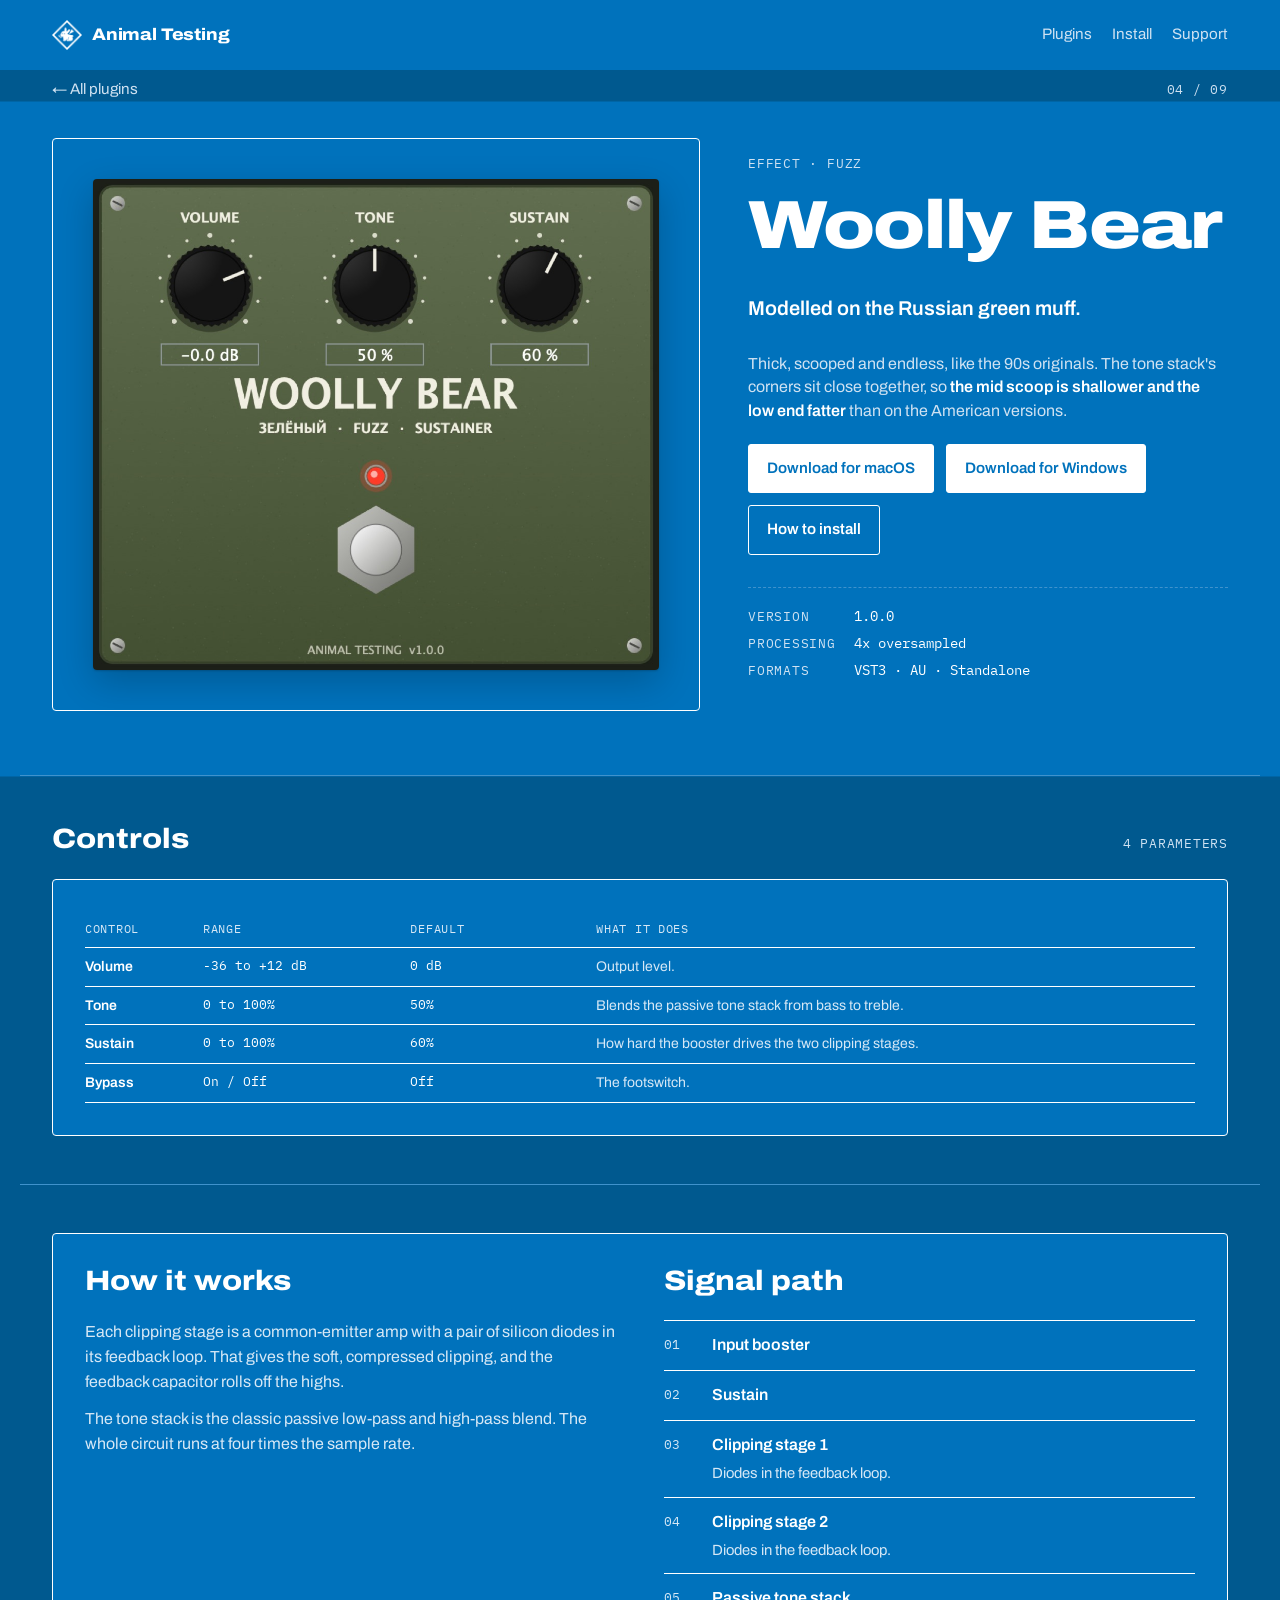
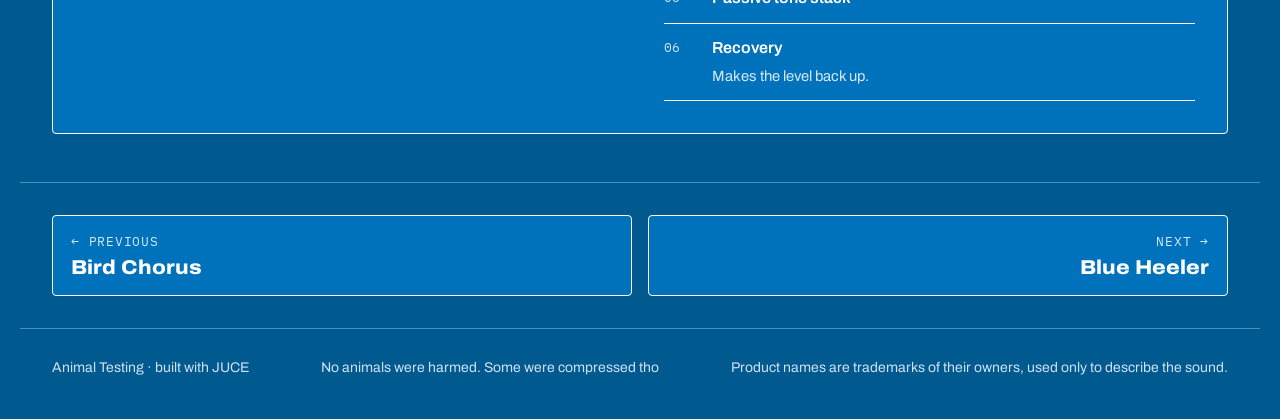
<file: site/woolly-bear/index.html>
<!doctype html>
<html lang="en">
<head>
<meta charset="utf-8">
<meta name="viewport" content="width=device-width, initial-scale=1, viewport-fit=cover">
<title>Woolly Bear · Animal Testing</title>
<meta name="description" content="AT Woolly Bear: Modelled on the Russian green muff. VST3 · AU · Standalone for macOS and Windows.">
<meta name="theme-color" content="#0072bc">
<link rel="preconnect" href="https://fonts.googleapis.com">
<link rel="preconnect" href="https://fonts.gstatic.com" crossorigin>
<link rel="stylesheet" href="https://fonts.googleapis.com/css2?family=Archivo:wdth,wght@62..125,400..900&family=IBM+Plex+Mono:wght@400;500&display=swap">
<link rel="icon" type="image/png" href="../favicon.png">
<link rel="apple-touch-icon" href="../apple-touch-icon.png">
<link rel="stylesheet" href="../style.css">
</head>
<body>

<div class="wrap top">
  <a class="wordmark" href="../">
    <span class="mark" aria-hidden="true"></span>
    Animal Testing
  </a>
  <nav aria-label="Site">
    <a href="../#plugins">Plugins</a>
    <a href="../#install">Install</a>
    <a href="../support/">Support</a>
  </nav>
</div>

<div class="wrap crumbs">
  <a href="../#plugins">← All plugins</a>
  <span class="label">04 / 09</span>
</div>

<main>
<header class="wrap plug-hero">
  <div class="plug-shot"><img src="../img/woollybear.jpg" alt="AT Woolly Bear pedal"></div>
  <div class="plug-intro">
    <span class="label">Effect · Fuzz</span>
    <div class="title-row"><h1>Woolly Bear</h1></div>
    <p class="desc">Modelled on the Russian green muff.</p>
    <p class="lede">Thick, scooped and endless, like the 90s originals. The tone stack's corners sit close together, so <strong>the mid scoop is shallower and the low end fatter</strong> than on the American versions.</p>
    <div class="actions">
      <a class="btn primary" href="https://github.com/DoveCharles/AnimalTestingVST/releases/latest/download/AnimalTesting-WoollyBear-macOS.zip">Download for macOS</a>
      <a class="btn primary" href="https://github.com/DoveCharles/AnimalTestingVST/releases/latest/download/AnimalTesting-WoollyBear-Windows.zip">Download for Windows</a>
      <a class="btn ghost" href="../#install">How to install</a>
    </div>
    <dl class="ledger" aria-label="At a glance">
      <dt>Version</dt><dd>1.0.0</dd>
      <dt>Processing</dt><dd>4x oversampled</dd>
      <dt>Formats</dt><dd>VST3 · AU · Standalone</dd>
    </dl>
  </div>
</header>

<section class="wrap plug-section" aria-labelledby="controls-title">
  <div class="section-head">
    <h2 id="controls-title">Controls</h2>
    <span class="label">4 parameters</span>
  </div>
  <div class="table-scroll plug-panel">
    <table class="controls">
      <thead><tr><th>Control</th><th>Range</th><th>Default</th><th>What it does</th></tr></thead>
      <tbody>
        <tr><td>Volume</td><td class="val">-36 to +12 dB</td><td class="val">0 dB</td><td>Output level.</td></tr>
        <tr><td>Tone</td><td class="val">0 to 100%</td><td class="val">50%</td><td>Blends the passive tone stack from bass to treble.</td></tr>
        <tr><td>Sustain</td><td class="val">0 to 100%</td><td class="val">60%</td><td>How hard the booster drives the two clipping stages.</td></tr>
        <tr><td>Bypass</td><td class="val">On / Off</td><td class="val">Off</td><td>The footswitch.</td></tr>
      </tbody>
    </table>
  </div>
</section>

<section class="wrap plug-section" aria-labelledby="how-title">
  <div class="inside plug-panel">
    <div>
      <div class="section-head"><h2 id="how-title">How it works</h2></div>
      <p>Each clipping stage is a common-emitter amp with a pair of silicon diodes in its feedback loop. That gives the soft, compressed clipping, and the feedback capacitor rolls off the highs.</p>
      <p>The tone stack is the classic passive low-pass and high-pass blend. The whole circuit runs at four times the sample rate.</p>
    </div>
    <div>
      <div class="section-head"><h2>Signal path</h2></div>
      <ol class="chain">
        <li><b>Input booster</b></li>
        <li><b>Sustain</b></li>
        <li><b>Clipping stage 1</b><span>Diodes in the feedback loop.</span></li>
        <li><b>Clipping stage 2</b><span>Diodes in the feedback loop.</span></li>
        <li><b>Passive tone stack</b></li>
        <li><b>Recovery</b><span>Makes the level back up.</span></li>
      </ol>
    </div>
  </div>
</section>
</main>

<nav class="wrap pager" aria-label="More plugins">
  <a class="prev" href="../bird-chorus/"><span class="label">← Previous</span><strong>Bird Chorus</strong></a>
  <a class="next" href="../blue-heeler/"><span class="label">Next →</span><strong>Blue Heeler</strong></a>
</nav>

<footer class="wrap page-foot">
  <span>Animal Testing · built with JUCE</span>
  <span>No animals were harmed. Some were compressed tho</span>
  <span>Product names are trademarks of their owners, used only to describe the sound.</span>
</footer>
</body>
</html>
</file>
<file: site/style.css>
/* Layout: a specimen catalogue. Left-set masthead, a sticky filter rail, then a grid of
   specimen cards (a name bar, then the editor in a well), then install notes. */
:root {
  /* Road-sign blue with white lettering, after the band's sign. One scheme in light and dark. */
  --paper: #0072bc;
  --card: #0066a9;
  --well: #00548c;
  --ink: #ffffff;
  --muted: #cfe2f2;
  --line: #3f92cc;
  --tag: #f4cf3a;
  --tag-ink: #0d2233;
  --focus: #ffd84a;
  --deep: #00598f;   /* the board the cards are mounted on, below the header */

  /* Cards are outlined in white on the same blue, like the panels of a road sign */
  --night-card: #0072bc;
  --night-well: #0072bc;
  --night-ink: #ffffff;
  --night-muted: #d6e8f6;
  --night-line: #ffffff;

  --display: "Archivo", "Helvetica Neue", Arial, sans-serif;
  --body: "Archivo", "Helvetica Neue", Arial, sans-serif;
  --mono: "IBM Plex Mono", ui-monospace, "SF Mono", Menlo, monospace;

  --step--1: 0.8125rem;
  --step-0: 1rem;
  --step-1: 1.25rem;
  --step-2: 1.75rem;
  --step-3: clamp(2.5rem, 7vw, 5.5rem);

  --max: 1240px;
  color-scheme: dark;
}
*, *::before, *::after { box-sizing: border-box; }
html { scroll-behavior: smooth; }
@media (prefers-reduced-motion: reduce) { html { scroll-behavior: auto; } * { transition: none !important; } }
body {
  margin: 0;
  background: var(--deep);
  color: var(--ink);
  font: 400 var(--step-0)/1.55 var(--body);
  -webkit-font-smoothing: antialiased;
}
body::before {
  content: ""; position: fixed; inset: 0 0 auto; height: env(safe-area-inset-top, 0px);
  z-index: 10; background: var(--paper);
}
img { max-width: 100%; display: block; }
a { color: inherit; }
:focus-visible { outline: 2px solid var(--focus); outline-offset: 3px; border-radius: 2px; }
h1, h2, h3 { text-wrap: balance; margin: 0; }
p { margin: 0; }

.wrap {
  max-width: var(--max);
  margin: 0 auto;
  padding-left: max(16px, env(safe-area-inset-left, 0px));
  padding-right: max(16px, env(safe-area-inset-right, 0px));
}
@media (min-width: 700px) {
  .wrap { padding-left: max(32px, env(safe-area-inset-left, 0px)); padding-right: max(32px, env(safe-area-inset-right, 0px)); }
}

.mono { font-family: var(--mono); }
.label {
  font-family: var(--mono); font-size: var(--step--1); letter-spacing: 0.06em;
  text-transform: uppercase; color: var(--muted);
}

/* Masthead */
.top { padding-block: 20px; display: flex; align-items: center; justify-content: space-between; gap: 16px; flex-wrap: wrap; }
.wordmark {
  font-family: var(--display); font-weight: 800; font-stretch: 112%;
  letter-spacing: -0.01em; text-decoration: none; font-size: 1.05rem;
  display: inline-flex; align-items: center; gap: 10px;
}
/* The band symbol: a white-on-clear PNG used as a mask, so it takes the ink colour in either theme */
.wordmark .mark {
  width: 30px; height: 30px; flex: none; background: currentColor;
  -webkit-mask: url(img/symbol.png) center / contain no-repeat; mask: url(img/symbol.png) center / contain no-repeat;
}
.top nav { display: flex; gap: 20px; font-size: 0.95rem; }
.top nav a { text-decoration: none; color: var(--muted); }
.top nav a:hover { color: var(--ink); }

.hero { padding-block: 48px 40px; display: grid; gap: 28px; border-bottom: 1px solid var(--line); }
@media (min-width: 900px) { .hero { grid-template-columns: 1fr 340px; align-items: end; padding-block: 72px 48px; } }
.hero h1 {
  font-family: var(--display); font-size: var(--step-3); line-height: 0.92;
  font-weight: 850; font-stretch: 125%; letter-spacing: -0.02em;
}
.hero h1 span { display: block; font-stretch: 62%; font-weight: 500; letter-spacing: 0; }
.hero .lede { margin-top: 24px; max-width: 34em; font-size: var(--step-1); line-height: 1.45; color: var(--muted); }
.hero .lede strong { color: var(--ink); font-weight: 600; }
.actions { display: flex; flex-wrap: wrap; gap: 12px; margin-top: 28px; }
.btn {
  display: inline-flex; align-items: center; gap: 8px; padding: 12px 18px; border-radius: 3px;
  font-weight: 600; text-decoration: none; border: 1px solid var(--ink); font-size: 0.95rem;
}
.btn.primary { background: var(--ink); color: var(--paper); }
.btn.primary:hover { background: transparent; color: var(--ink); }
.btn.ghost:hover { background: var(--ink); color: var(--paper); }

.ledger { display: grid; grid-template-columns: auto 1fr; gap: 6px 18px; font-family: var(--mono); font-size: 0.85rem; align-self: end; }
.ledger dt { color: var(--muted); text-transform: uppercase; letter-spacing: 0.06em; font-size: var(--step--1); padding-top: 1px; }
.ledger dd { margin: 0; font-variant-numeric: tabular-nums; }

/* Filter rail */
.rail {
  position: sticky; top: env(safe-area-inset-top, 0px); z-index: 5;
  background: var(--deep); border-bottom: 1px solid var(--line);
}
.rail .wrap { display: flex; align-items: center; gap: 8px; padding-block: 12px; overflow-x: auto; scrollbar-width: none; }
.rail .wrap::-webkit-scrollbar { display: none; }
.chip {
  flex: none; font: 500 0.875rem/1 var(--body); color: var(--ink); background: transparent;
  border: 1px solid var(--line); border-radius: 999px; padding: 8px 14px; cursor: pointer;
}
.chip:hover { border-color: var(--ink); }
.chip[aria-pressed="true"] { background: var(--ink); color: var(--paper); border-color: var(--ink); }
.chip .n { font-family: var(--mono); font-size: 0.75rem; opacity: 0.6; margin-left: 4px; }

/* Catalogue */
.catalogue { padding-block: 40px 72px; }
.grid { display: grid; gap: 20px; grid-template-columns: repeat(auto-fill, minmax(min(100%, 340px), 1fr)); }

.specimen {
  position: relative; background: var(--card); border: 1px solid var(--line); border-radius: 4px;
  display: flex; flex-direction: column; min-width: 0; overflow: hidden;
}
.specimen .shot {
  background: var(--well); aspect-ratio: 16 / 10; max-width: 100%;
  display: flex; align-items: center; justify-content: center; padding: 18px; border-bottom: 1px solid var(--line);
}
.specimen .shot img {
  max-width: 100%; max-height: 100%; width: auto; height: auto; min-height: 0; border-radius: 3px;
  box-shadow: 0 1px 2px rgb(0 0 0 / 0.18), 0 8px 24px rgb(0 0 0 / 0.16);
}
.specimen .body { padding: 18px 20px 20px; display: flex; flex-direction: column; gap: 12px; flex: 1; }
.specimen header { display: flex; align-items: flex-start; justify-content: space-between; gap: 12px; }
.specimen h3 { font-family: var(--display); font-weight: 800; font-stretch: 110%; font-size: var(--step-1); line-height: 1.15; }
.specimen h3 small { display: block; font-family: var(--mono); font-weight: 400; font-stretch: 100%; font-size: var(--step--1); color: var(--muted); letter-spacing: 0.04em; margin-top: 4px; text-transform: uppercase; }

.specimen .what { color: var(--ink); }
/* The whole card links to the plugin's page through its title */
.specimen h3 a { text-decoration: none; }
.specimen h3 a::after { content: ""; position: absolute; inset: 0; z-index: 1; }
.specimen h3 a:focus-visible { outline: none; }
.specimen:has(h3 a:focus-visible) { outline: 2px solid var(--focus); outline-offset: 3px; }
.specimen:hover { border-color: var(--ink); }
.specimen:hover h3 a { text-decoration: underline; text-underline-offset: 3px; text-decoration-thickness: 2px; }
.specimen .more { font-family: var(--mono); font-size: 0.75rem; color: var(--ink); margin-left: auto; }
.specimen ul { margin: 0; padding: 0; list-style: none; display: grid; gap: 6px; font-size: 0.9rem; color: var(--muted); }
.specimen li { padding-left: 16px; position: relative; }
.specimen li::before { content: ""; position: absolute; left: 0; top: 0.7em; width: 7px; height: 1px; background: var(--muted); }
.specimen footer {
  margin-top: auto; padding-top: 12px; border-top: 1px dashed var(--line);
  display: flex; flex-wrap: wrap; gap: 4px 16px; font-family: var(--mono); font-size: 0.75rem; color: var(--muted);
  font-variant-numeric: tabular-nums;
}
.empty { color: var(--muted); padding-block: 40px; }

/* Install */
.section-head { display: flex; align-items: baseline; justify-content: space-between; gap: 16px; flex-wrap: wrap; margin-bottom: 24px; }
.section-head h2 { font-family: var(--display); font-weight: 800; font-stretch: 115%; font-size: var(--step-2); line-height: 1.1; }
.install { border-top: 1px solid var(--line); padding-block: 56px 72px; }
.steps { display: grid; gap: 28px; }
@media (min-width: 900px) { .steps { grid-template-columns: repeat(3, 1fr); gap: 32px; } }
.step { display: grid; gap: 10px; align-content: start; min-width: 0; }
.step h3 { font-size: 1.05rem; font-weight: 700; display: flex; gap: 10px; align-items: baseline; }
.step h3 .mono { font-size: 0.8rem; color: var(--muted); font-weight: 400; }
.step p { color: var(--muted); max-width: 38em; }
.step p strong { color: var(--ink); font-weight: 600; }

.table-scroll { overflow-x: auto; }
table { border-collapse: collapse; width: 100%; font-size: 0.875rem; }
th, td { text-align: left; padding: 8px 12px 8px 0; border-bottom: 1px solid var(--line); vertical-align: top; }
th { font-family: var(--mono); font-weight: 400; font-size: 0.75rem; letter-spacing: 0.06em; text-transform: uppercase; color: var(--muted); }
td code, .cmd code { font-family: var(--mono); font-size: 0.8125rem; word-break: break-all; }

.cmd {
  display: flex; align-items: stretch; border: 1px solid var(--line); border-radius: 3px; background: var(--card); min-width: 0;
}
.cmd code { flex: 1; padding: 10px 12px; overflow-x: auto; white-space: nowrap; word-break: normal; min-width: 0; }
.cmd button {
  flex: none; border: 0; border-left: 1px solid var(--line); background: transparent; color: var(--ink);
  font: 500 0.8125rem var(--body); padding: 0 14px; cursor: pointer;
}
.cmd button:hover { background: var(--well); }

.page-foot { border-top: 1px solid var(--line); padding-block: 28px 40px; display: flex; flex-wrap: wrap; gap: 8px 24px; justify-content: space-between; color: var(--muted); font-size: 0.875rem; }

/* Plugin pages: the editor large in a well beside the name, controls as a table, then how it works */
.crumbs { display: flex; justify-content: space-between; align-items: baseline; gap: 16px; padding-block: 8px 0; }
.crumbs a { color: var(--muted); text-decoration: none; font-size: 0.95rem; }
.crumbs a:hover { color: var(--ink); }

.plug-hero { display: grid; gap: 32px; padding-block: 28px 48px; border-bottom: 1px solid var(--line); }
@media (min-width: 960px) { .plug-hero { grid-template-columns: minmax(0, 1.35fr) minmax(0, 1fr); gap: 48px; align-items: center; padding-block: 36px 64px; } }
.plug-shot {
  background: var(--well); border: 1px solid var(--line); border-radius: 4px; padding: clamp(16px, 4vw, 40px);
  display: flex; align-items: center; justify-content: center; min-width: 0;
}
.plug-shot img {
  max-width: 100%; max-height: min(70vh, 620px); width: auto; height: auto; border-radius: 4px;
  box-shadow: 0 1px 2px rgb(0 0 0 / 0.18), 0 12px 36px rgb(0 0 0 / 0.2);
}
.plug-intro { display: grid; gap: 18px; align-content: start; min-width: 0; }
.plug-intro .title-row { display: flex; align-items: center; gap: 14px; flex-wrap: wrap; }
.plug-intro h1 {
  font-family: var(--display); font-size: clamp(2.5rem, 6vw, 4.25rem); line-height: 0.95;
  font-weight: 850; font-stretch: 120%; letter-spacing: -0.02em;
}
.plug-intro .desc { font-size: var(--step-1); line-height: 1.35; font-weight: 600; max-width: 30em; margin-top: 20px; }
.plug-intro .lede { margin-top: 12px; font-size: 1rem; line-height: 1.45; color: var(--muted); max-width: 32em; }
.plug-intro .lede strong { color: var(--ink); font-weight: 600; }
.plug-intro .actions { margin-top: 4px; }
.plug-intro .ledger { padding-top: 18px; border-top: 1px dashed var(--line); }

.plug-section { padding-block: 48px; border-bottom: 1px solid var(--line); }
.controls td:first-child { font-weight: 600; white-space: nowrap; }
.controls td.val { font-family: var(--mono); font-size: 0.8125rem; font-variant-numeric: tabular-nums; }
.controls td:last-child { color: var(--muted); min-width: 16em; }
.controls td.val { min-width: 8em; }
@media (max-width: 640px) {
  .controls thead { display: none; }
  .controls, .controls tbody, .controls tr, .controls td { display: block; }
  .controls tr { display: grid; grid-template-columns: auto auto 1fr; column-gap: 12px; padding: 12px 0; border-bottom: 1px solid var(--line); }
  .controls td { border: 0; padding: 0; min-width: 0 !important; }
  .controls td:first-child { grid-column: 1 / -1; margin-bottom: 4px; }
  .controls td.val + td.val::before { content: "default "; color: var(--muted); }
  .controls td:last-child { grid-column: 1 / -1; margin-top: 6px; }
}

.inside { display: grid; gap: 28px; }
@media (min-width: 900px) { .inside { grid-template-columns: minmax(0, 1fr) minmax(0, 1fr); gap: 48px; } }
.inside p { color: var(--muted); max-width: 38em; }
.inside p + p { margin-top: 12px; }
.chain { margin: 0; padding: 0; list-style: none; display: grid; gap: 0; counter-reset: stage; }
.chain li {
  counter-increment: stage; display: grid; grid-template-columns: 2.25em 1fr; gap: 4px 12px;
  padding: 12px 0; border-top: 1px solid var(--line);
}
.chain li:last-child { border-bottom: 1px solid var(--line); }
.chain li::before { content: counter(stage, decimal-leading-zero); font-family: var(--mono); font-size: 0.8125rem; color: var(--muted); padding-top: 2px; }
.chain b { font-weight: 600; }
.chain span { grid-column: 2; color: var(--muted); font-size: 0.925rem; }

.pager { display: grid; grid-template-columns: 1fr 1fr; gap: 16px; padding-block: 32px; }
.pager a {
  display: grid; gap: 4px; padding: 16px 18px; border: 1px solid var(--line); border-radius: 4px;
  text-decoration: none; background: var(--card); min-width: 0;
}
.pager a:hover { border-color: var(--ink); }
.pager a.next { text-align: right; grid-column: 2; }
.pager strong { font-family: var(--display); font-weight: 800; font-stretch: 110%; font-size: var(--step-1); line-height: 1.15; }

/* Dark surfaces: same tokens, night values, so everything inside them reads quietly */
.specimen, .plug-shot, .pager a, .cmd, .plug-panel {
  --card: var(--night-card); --well: var(--night-well); --ink: var(--night-ink);
  --muted: var(--night-muted); --line: var(--night-line); --paper: var(--night-card);
  color: var(--ink);
}
.plug-shot { background: var(--night-well); border-color: var(--night-line); }
.plug-panel { background: var(--night-card); border: 1px solid var(--night-line); border-radius: 4px; padding: clamp(16px, 3vw, 32px); }
.specimen:hover { border-color: var(--tag); }


/* Hero formats: one panel per platform, formats as chips */
.platforms { display: grid; grid-template-columns: 1fr 1fr; gap: 12px; align-self: end; }
.platform { border: 1px solid var(--line); border-radius: 4px; padding: 16px; }
.platform h2 { font-family: var(--display); font-size: var(--step-1); font-weight: 800; font-stretch: 110%; line-height: 1.1; }
.platform p { margin: 12px 0 0; color: var(--muted); font-size: var(--step--1); line-height: 1.4; }
.fmts { list-style: none; margin: 12px 0 0; padding: 0; display: flex; flex-wrap: wrap; gap: 6px; }
.fmts li { font-family: var(--mono); font-size: var(--step--1); padding: 3px 8px; border-radius: 3px; background: var(--ink); color: var(--paper); font-weight: 500; }
@media (max-width: 380px) { .platforms { grid-template-columns: 1fr; } }

.top nav a[aria-current="page"] { color: var(--ink); }

/* Support page */
.support-hero { grid-template-columns: 1fr; }
.support-hero .lede { color: var(--ink); max-width: 36em; }
.name-note { margin: 16px 0 0; max-width: 36em; color: var(--muted); }
.anon { font-family: var(--mono); }
.support-list { padding-block: 48px 64px; }
.donors { list-style: none; margin: 0; padding: 0; counter-reset: rank; }
.donors li {
  counter-increment: rank; display: grid; grid-template-columns: 3ch 2em 1fr auto; align-items: center;
  gap: 12px; padding: 12px 0; border-bottom: 1px solid var(--line);
}
.donors li:last-child { border-bottom: 0; }
.donors li::before { content: counter(rank); font-family: var(--mono); color: var(--muted); font-size: var(--step--1); text-align: right; }
.donors .emoji { font-size: 1.5rem; line-height: 1; text-align: center; }
.donors .who { font-weight: 600; overflow-wrap: anywhere; }
.donors .animal { color: var(--muted); text-align: right; }
.donors-empty { margin: 0; color: var(--muted); }
@media (max-width: 520px) {
  .donors li { grid-template-columns: 3ch 2em 1fr; }
  .donors .animal { grid-column: 3; text-align: left; margin-top: -8px; font-size: var(--step--1); }
}

/* Card name bar is a white sign strip with blue lettering; the tag flips to blue */
.specimen > header { background: #fff; color: var(--paper); padding: 14px 20px; align-items: center; border-bottom: 1px solid var(--line); }
.specimen > header h3 small { color: var(--paper); opacity: 0.8; }
.specimen > .body { padding-bottom: 16px; }
.specimen > footer { margin: 0 20px; padding: 12px 0 18px; }

/* The header keeps road-sign blue edge to edge; everything below sits on the deeper blue */
.top, .hero, .plug-hero { background: var(--paper); box-shadow: 0 0 0 100vmax var(--paper); clip-path: inset(0 -100vmax); }
</file>
